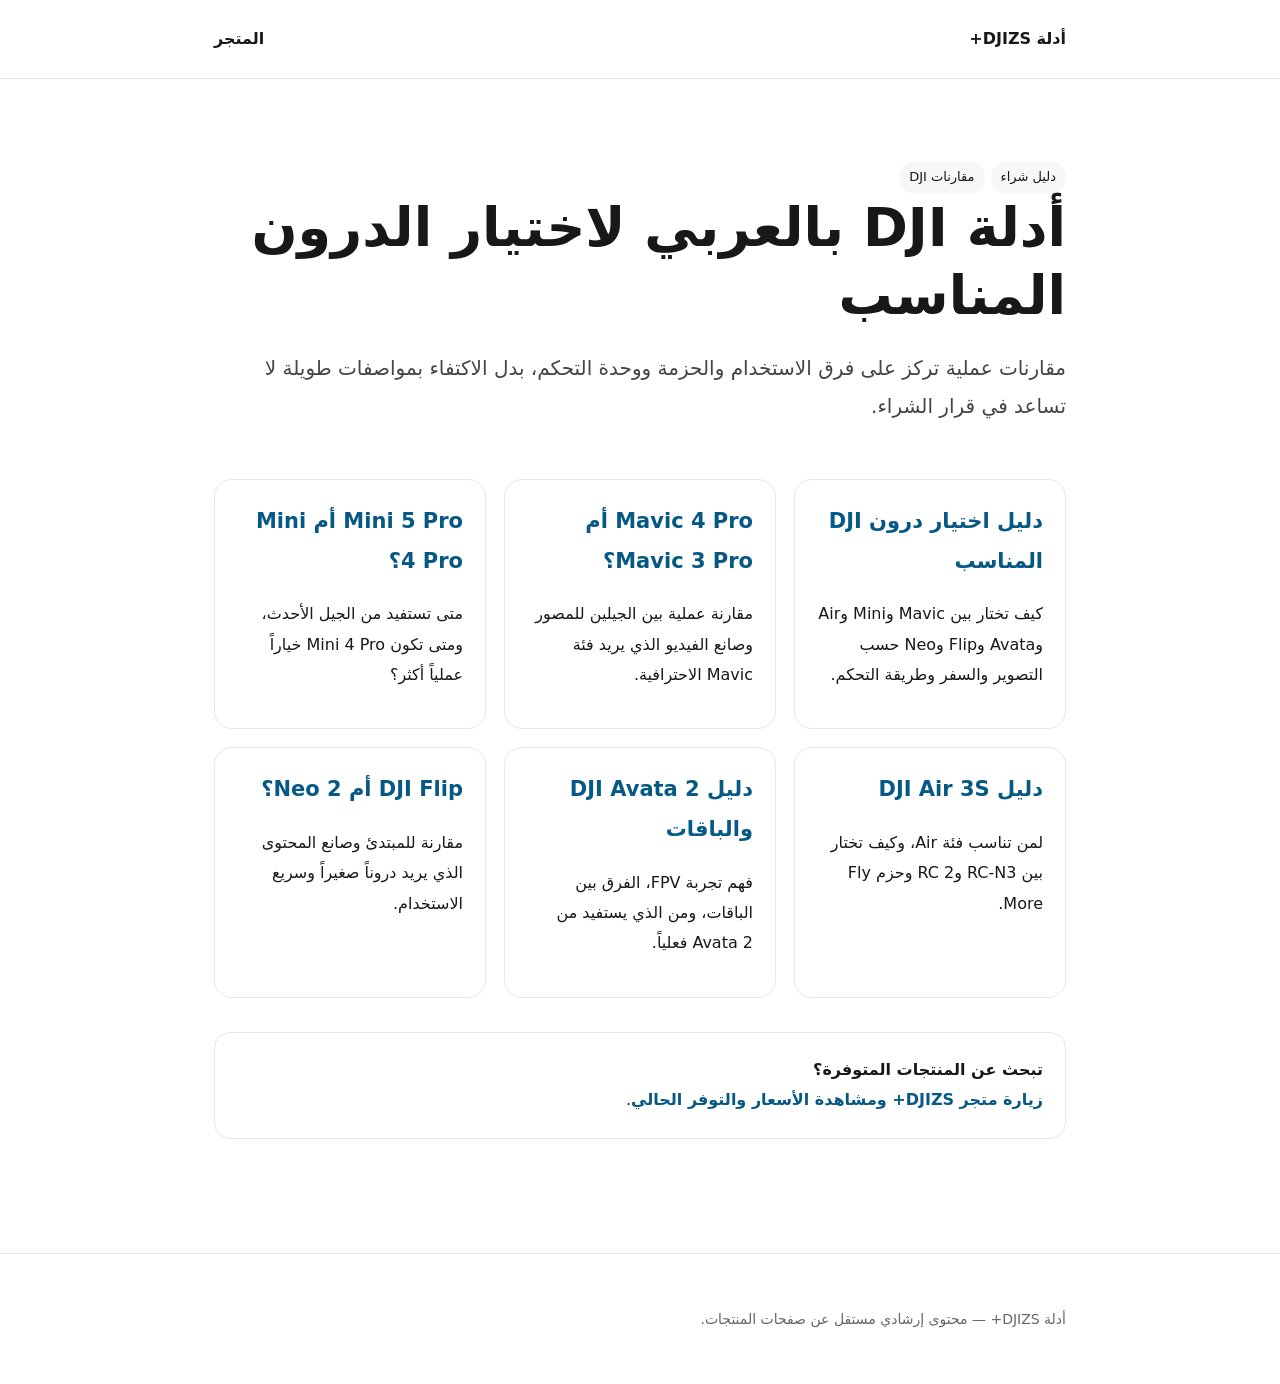
<file: index.html>
<!doctype html><html lang="ar" dir="rtl"><head><meta charset="utf-8"><meta name="viewport" content="width=device-width,initial-scale=1"><title>أدلة DJI بالعربي | DJIZS+</title><meta name="description" content="أدلة عربية عملية لاختيار ومقارنة درون DJI: Mavic وMini وAir وAvata وFlip وNeo، مع روابط مباشرة إلى متجر DJIZS+."><link rel="canonical" href="https://mesharishuky-netizen.github.io/djizss-guides/"><link rel="stylesheet" href="https://mesharishuky-netizen.github.io/djizss-guides/style.css"></head><body><header class="top"><div class="wrap brand"><a href="https://mesharishuky-netizen.github.io/djizss-guides/">أدلة DJIZS+</a><nav><a href="https://djizss.com/">المتجر</a></nav></div></header><main class="wrap"><section class="hero"><span class="tag">دليل شراء</span><span class="tag">مقارنات DJI</span><h1>أدلة DJI بالعربي لاختيار الدرون المناسب</h1><p class="lead">مقارنات عملية تركز على فرق الاستخدام والحزمة ووحدة التحكم، بدل الاكتفاء بمواصفات طويلة لا تساعد في قرار الشراء.</p></section><section class="grid">
<article class="card"><h2><a href="guides/dji-drone-buying-guide-saudi.html">دليل اختيار درون DJI المناسب</a></h2><p>كيف تختار بين Mavic وMini وAir وAvata وFlip وNeo حسب التصوير والسفر وطريقة التحكم.</p></article>
<article class="card"><h2><a href="guides/mavic-4-pro-vs-mavic-3-pro.html">Mavic 4 Pro أم Mavic 3 Pro؟</a></h2><p>مقارنة عملية بين الجيلين للمصور وصانع الفيديو الذي يريد فئة Mavic الاحترافية.</p></article>
<article class="card"><h2><a href="guides/mini-5-pro-vs-mini-4-pro.html">Mini 5 Pro أم Mini 4 Pro؟</a></h2><p>متى تستفيد من الجيل الأحدث، ومتى تكون Mini 4 Pro خياراً عملياً أكثر؟</p></article>
<article class="card"><h2><a href="guides/dji-air-3s-guide.html">دليل DJI Air 3S</a></h2><p>لمن تناسب فئة Air، وكيف تختار بين RC-N3 وRC 2 وحزم Fly More.</p></article>
<article class="card"><h2><a href="guides/dji-avata-2-guide.html">دليل DJI Avata 2 والباقات</a></h2><p>فهم تجربة FPV، الفرق بين الباقات، ومن الذي يستفيد من Avata 2 فعلياً.</p></article>
<article class="card"><h2><a href="guides/dji-flip-vs-neo-2.html">DJI Flip أم Neo 2؟</a></h2><p>مقارنة للمبتدئ وصانع المحتوى الذي يريد دروناً صغيراً وسريع الاستخدام.</p></article>
</section><section class="cta"><strong>تبحث عن المنتجات المتوفرة؟</strong><br><a href="https://djizss.com/">زيارة متجر DJIZS+ ومشاهدة الأسعار والتوفر الحالي</a>.</section></main><footer><div class="wrap">أدلة DJIZS+ — محتوى إرشادي مستقل عن صفحات المنتجات.</div></footer></body></html>
</file>
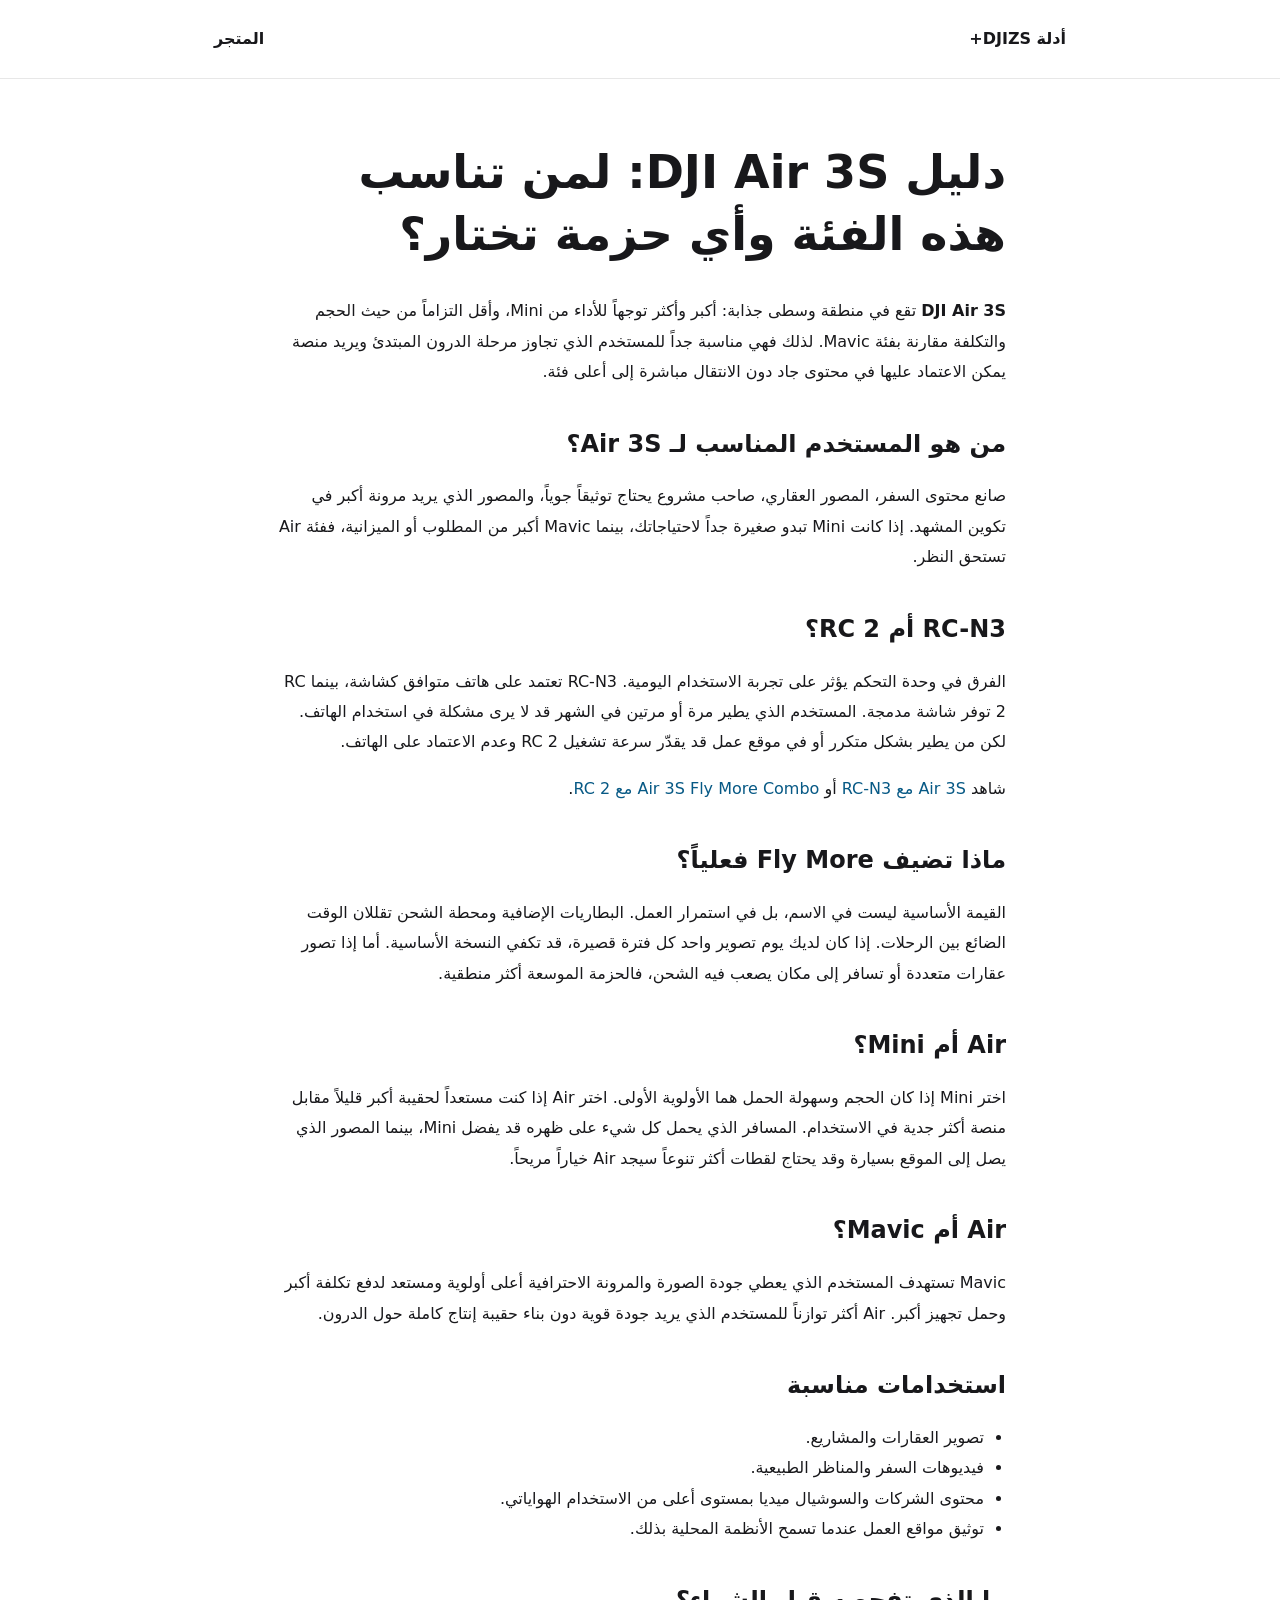
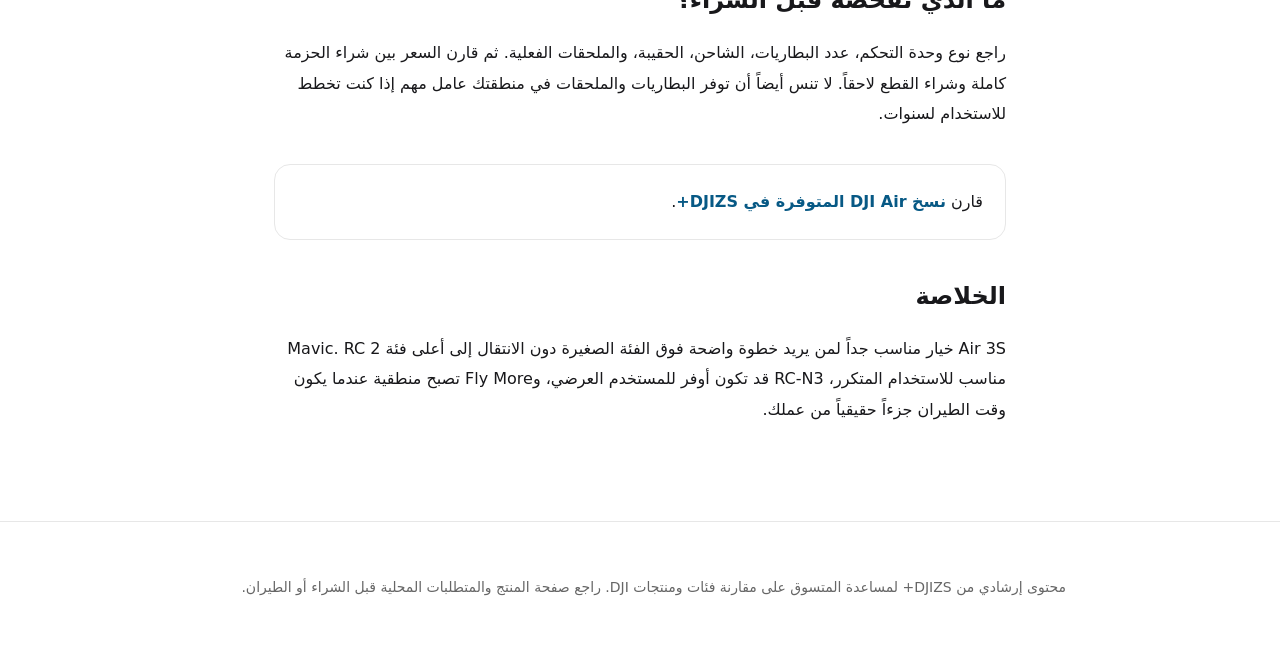
<file: guides/dji-air-3s-guide.html>
<!doctype html><html lang="ar" dir="rtl"><head><meta charset="utf-8"><meta name="viewport" content="width=device-width,initial-scale=1"><title>دليل DJI Air 3S: أي نسخة تناسبك؟ | DJIZS+</title><meta name="description" content="دليل عربي لاختيار DJI Air 3S وشرح الفرق بين RC-N3 وRC 2 وحزم Fly More، ولمن تناسب فئة Air مقارنة بـ Mini وMavic."><meta name="keywords" content="DJI Air 3S, Air 3S RC 2, Air 3S RC-N3, DJI Air السعودية"><link rel="canonical" href="https://mesharishuky-netizen.github.io/djizss-guides/guides/dji-air-3s-guide.html"><link rel="stylesheet" href="https://mesharishuky-netizen.github.io/djizss-guides/style.css"><meta property="og:type" content="article"><meta property="og:title" content="دليل DJI Air 3S: أي نسخة تناسبك؟ | DJIZS+"><meta property="og:description" content="دليل عربي لاختيار DJI Air 3S وشرح الفرق بين RC-N3 وRC 2 وحزم Fly More، ولمن تناسب فئة Air مقارنة بـ Mini وMavic."><meta property="og:url" content="https://mesharishuky-netizen.github.io/djizss-guides/guides/dji-air-3s-guide.html"><script type="application/ld+json">{"@context":"https://schema.org","@type":"Article","headline":"دليل DJI Air 3S: أي نسخة تناسبك؟ | DJIZS+","description":"دليل عربي لاختيار DJI Air 3S وشرح الفرق بين RC-N3 وRC 2 وحزم Fly More، ولمن تناسب فئة Air مقارنة بـ Mini وMavic.","inLanguage":"ar-SA","mainEntityOfPage":"https://mesharishuky-netizen.github.io/djizss-guides/guides/dji-air-3s-guide.html","author":{"@type":"Organization","name":"DJIZS+","url":"https://djizss.com"},"publisher":{"@type":"Organization","name":"DJIZS+","url":"https://djizss.com"}}</script></head><body><header class="top"><div class="wrap brand"><a href="https://mesharishuky-netizen.github.io/djizss-guides/">أدلة DJIZS+</a><nav><a href="https://djizss.com/">المتجر</a></nav></div></header><main class="wrap article"><h1>دليل DJI Air 3S: لمن تناسب هذه الفئة وأي حزمة تختار؟</h1>
<p><strong>DJI Air 3S</strong> تقع في منطقة وسطى جذابة: أكبر وأكثر توجهاً للأداء من Mini، وأقل التزاماً من حيث الحجم والتكلفة مقارنة بفئة Mavic. لذلك فهي مناسبة جداً للمستخدم الذي تجاوز مرحلة الدرون المبتدئ ويريد منصة يمكن الاعتماد عليها في محتوى جاد دون الانتقال مباشرة إلى أعلى فئة.</p>
<h2>من هو المستخدم المناسب لـ Air 3S؟</h2><p>صانع محتوى السفر، المصور العقاري، صاحب مشروع يحتاج توثيقاً جوياً، والمصور الذي يريد مرونة أكبر في تكوين المشهد. إذا كانت Mini تبدو صغيرة جداً لاحتياجاتك، بينما Mavic أكبر من المطلوب أو الميزانية، ففئة Air تستحق النظر.</p>
<h2>RC-N3 أم RC 2؟</h2><p>الفرق في وحدة التحكم يؤثر على تجربة الاستخدام اليومية. RC-N3 تعتمد على هاتف متوافق كشاشة، بينما RC 2 توفر شاشة مدمجة. المستخدم الذي يطير مرة أو مرتين في الشهر قد لا يرى مشكلة في استخدام الهاتف. لكن من يطير بشكل متكرر أو في موقع عمل قد يقدّر سرعة تشغيل RC 2 وعدم الاعتماد على الهاتف.</p>
<p>شاهد <a href="https://djizss.com/?post_type=product&p=82">Air 3S مع RC-N3</a> أو <a href="https://djizss.com/?post_type=product&p=136">Air 3S Fly More Combo مع RC 2</a>.</p>
<h2>ماذا تضيف Fly More فعلياً؟</h2><p>القيمة الأساسية ليست في الاسم، بل في استمرار العمل. البطاريات الإضافية ومحطة الشحن تقللان الوقت الضائع بين الرحلات. إذا كان لديك يوم تصوير واحد كل فترة قصيرة، قد تكفي النسخة الأساسية. أما إذا تصور عقارات متعددة أو تسافر إلى مكان يصعب فيه الشحن، فالحزمة الموسعة أكثر منطقية.</p>
<h2>Air أم Mini؟</h2><p>اختر Mini إذا كان الحجم وسهولة الحمل هما الأولوية الأولى. اختر Air إذا كنت مستعداً لحقيبة أكبر قليلاً مقابل منصة أكثر جدية في الاستخدام. المسافر الذي يحمل كل شيء على ظهره قد يفضل Mini، بينما المصور الذي يصل إلى الموقع بسيارة وقد يحتاج لقطات أكثر تنوعاً سيجد Air خياراً مريحاً.</p>
<h2>Air أم Mavic؟</h2><p>Mavic تستهدف المستخدم الذي يعطي جودة الصورة والمرونة الاحترافية أعلى أولوية ومستعد لدفع تكلفة أكبر وحمل تجهيز أكبر. Air أكثر توازناً للمستخدم الذي يريد جودة قوية دون بناء حقيبة إنتاج كاملة حول الدرون.</p>
<h2>استخدامات مناسبة</h2><ul><li>تصوير العقارات والمشاريع.</li><li>فيديوهات السفر والمناظر الطبيعية.</li><li>محتوى الشركات والسوشيال ميديا بمستوى أعلى من الاستخدام الهواياتي.</li><li>توثيق مواقع العمل عندما تسمح الأنظمة المحلية بذلك.</li></ul>
<h2>ما الذي تفحصه قبل الشراء؟</h2><p>راجع نوع وحدة التحكم، عدد البطاريات، الشاحن، الحقيبة، والملحقات الفعلية. ثم قارن السعر بين شراء الحزمة كاملة وشراء القطع لاحقاً. لا تنس أيضاً أن توفر البطاريات والملحقات في منطقتك عامل مهم إذا كنت تخطط للاستخدام لسنوات.</p>
<div class="cta">قارن <a href="https://djizss.com/product-category/dji-air/">نسخ DJI Air المتوفرة في DJIZS+</a>.</div>
<h2>الخلاصة</h2><p>Air 3S خيار مناسب جداً لمن يريد خطوة واضحة فوق الفئة الصغيرة دون الانتقال إلى أعلى فئة Mavic. RC 2 مناسب للاستخدام المتكرر، RC-N3 قد تكون أوفر للمستخدم العرضي، وFly More تصبح منطقية عندما يكون وقت الطيران جزءاً حقيقياً من عملك.</p></main><footer><div class="wrap">محتوى إرشادي من DJIZS+ لمساعدة المتسوق على مقارنة فئات ومنتجات DJI. راجع صفحة المنتج والمتطلبات المحلية قبل الشراء أو الطيران.</div></footer></body></html>
</file>
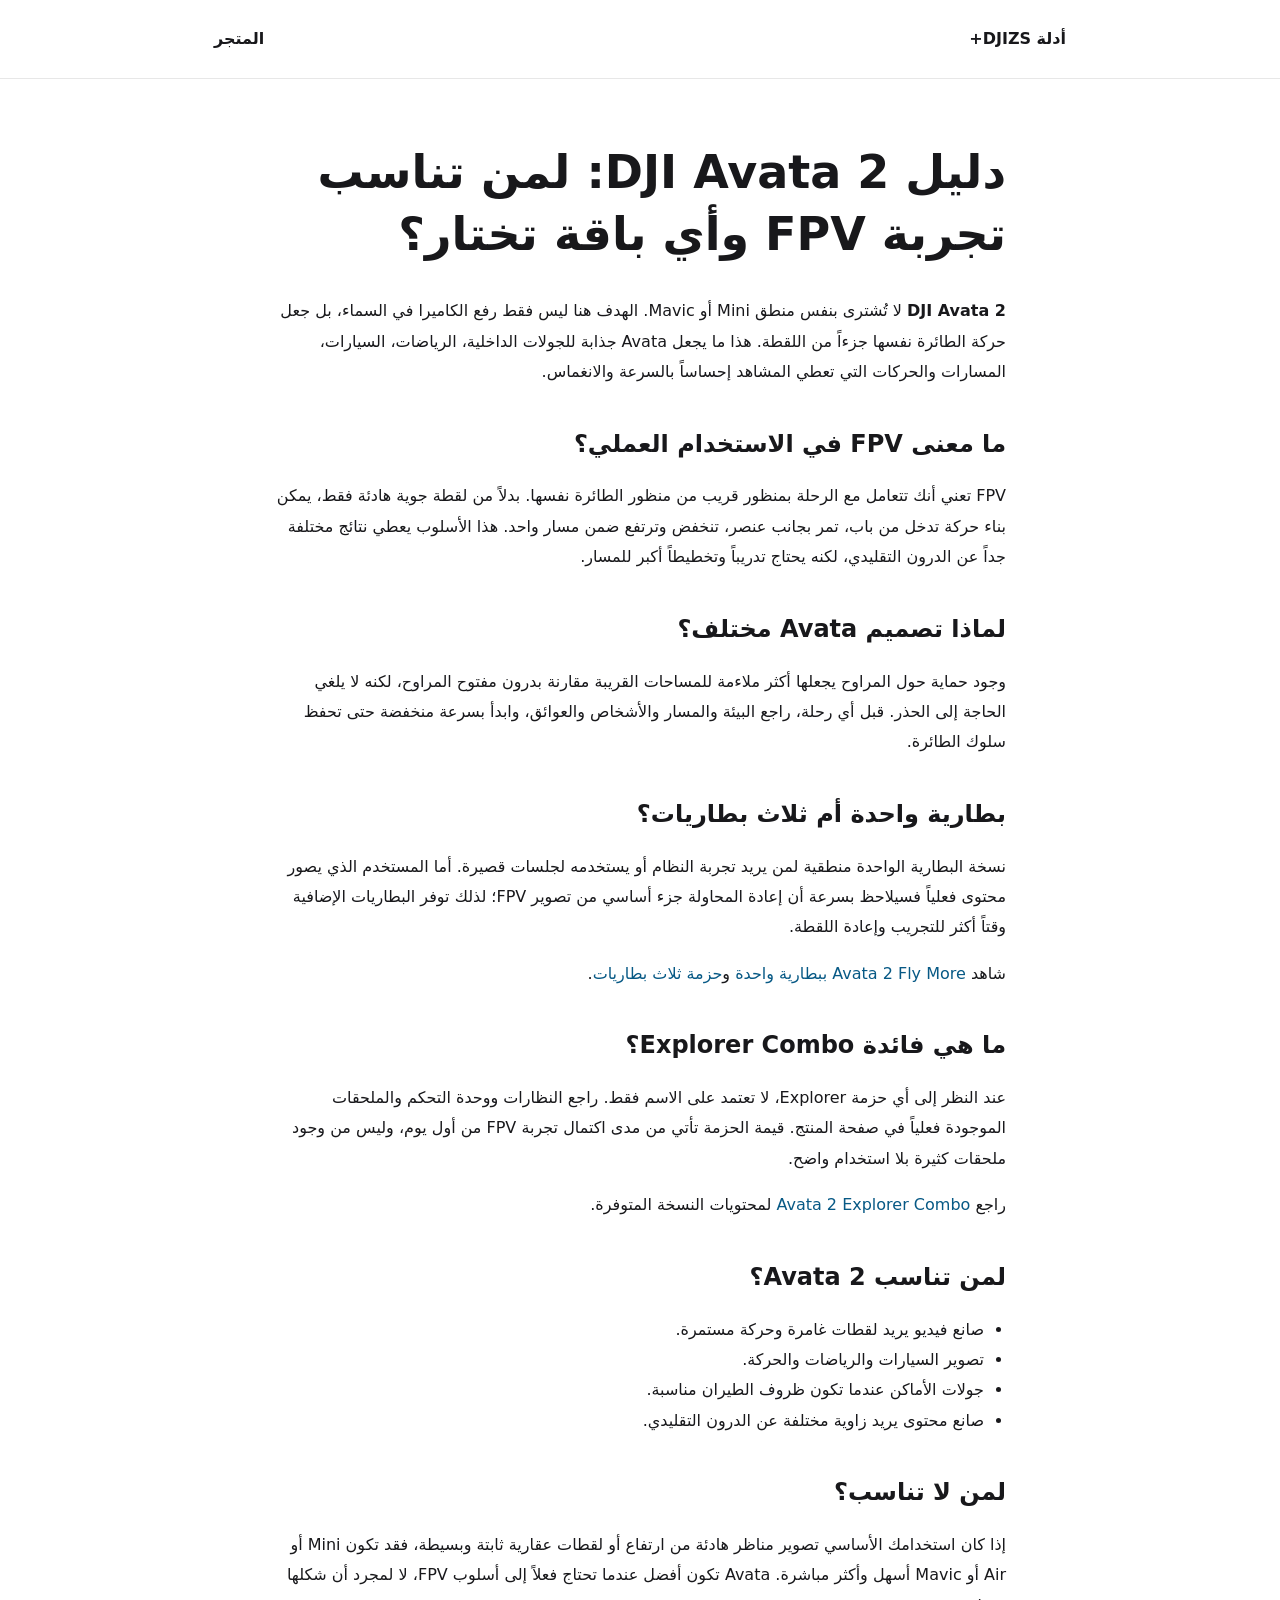
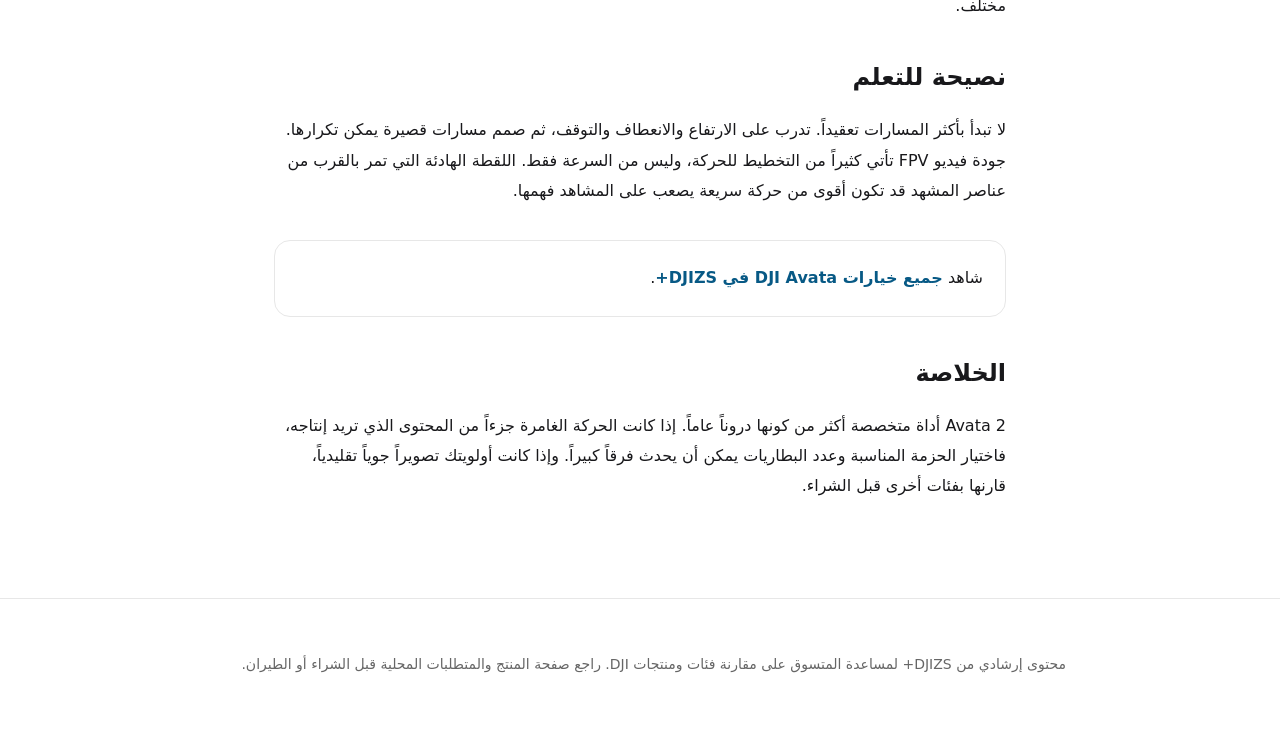
<file: guides/dji-avata-2-guide.html>
<!doctype html><html lang="ar" dir="rtl"><head><meta charset="utf-8"><meta name="viewport" content="width=device-width,initial-scale=1"><title>دليل DJI Avata 2: الباقات وتجربة FPV | DJIZS+</title><meta name="description" content="دليل عربي لفهم DJI Avata 2 وتجربة FPV، الفرق بين باقات البطارية الواحدة والثلاث بطاريات وExplorer Combo، ومن يناسبه هذا النوع من الدرون."><meta name="keywords" content="DJI Avata 2, Avata 2 Fly More Combo, Avata 2 Explorer Combo, درون FPV"><link rel="canonical" href="https://mesharishuky-netizen.github.io/djizss-guides/guides/dji-avata-2-guide.html"><link rel="stylesheet" href="https://mesharishuky-netizen.github.io/djizss-guides/style.css"><meta property="og:type" content="article"><meta property="og:title" content="دليل DJI Avata 2: الباقات وتجربة FPV | DJIZS+"><meta property="og:description" content="دليل عربي لفهم DJI Avata 2 وتجربة FPV، الفرق بين باقات البطارية الواحدة والثلاث بطاريات وExplorer Combo، ومن يناسبه هذا النوع من الدرون."><meta property="og:url" content="https://mesharishuky-netizen.github.io/djizss-guides/guides/dji-avata-2-guide.html"><script type="application/ld+json">{"@context":"https://schema.org","@type":"Article","headline":"دليل DJI Avata 2: الباقات وتجربة FPV | DJIZS+","description":"دليل عربي لفهم DJI Avata 2 وتجربة FPV، الفرق بين باقات البطارية الواحدة والثلاث بطاريات وExplorer Combo، ومن يناسبه هذا النوع من الدرون.","inLanguage":"ar-SA","mainEntityOfPage":"https://mesharishuky-netizen.github.io/djizss-guides/guides/dji-avata-2-guide.html","author":{"@type":"Organization","name":"DJIZS+","url":"https://djizss.com"},"publisher":{"@type":"Organization","name":"DJIZS+","url":"https://djizss.com"}}</script></head><body><header class="top"><div class="wrap brand"><a href="https://mesharishuky-netizen.github.io/djizss-guides/">أدلة DJIZS+</a><nav><a href="https://djizss.com/">المتجر</a></nav></div></header><main class="wrap article"><h1>دليل DJI Avata 2: لمن تناسب تجربة FPV وأي باقة تختار؟</h1>
<p><strong>DJI Avata 2</strong> لا تُشترى بنفس منطق Mini أو Mavic. الهدف هنا ليس فقط رفع الكاميرا في السماء، بل جعل حركة الطائرة نفسها جزءاً من اللقطة. هذا ما يجعل Avata جذابة للجولات الداخلية، الرياضات، السيارات، المسارات والحركات التي تعطي المشاهد إحساساً بالسرعة والانغماس.</p>
<h2>ما معنى FPV في الاستخدام العملي؟</h2><p>FPV تعني أنك تتعامل مع الرحلة بمنظور قريب من منظور الطائرة نفسها. بدلاً من لقطة جوية هادئة فقط، يمكن بناء حركة تدخل من باب، تمر بجانب عنصر، تنخفض وترتفع ضمن مسار واحد. هذا الأسلوب يعطي نتائج مختلفة جداً عن الدرون التقليدي، لكنه يحتاج تدريباً وتخطيطاً أكبر للمسار.</p>
<h2>لماذا تصميم Avata مختلف؟</h2><p>وجود حماية حول المراوح يجعلها أكثر ملاءمة للمساحات القريبة مقارنة بدرون مفتوح المراوح، لكنه لا يلغي الحاجة إلى الحذر. قبل أي رحلة، راجع البيئة والمسار والأشخاص والعوائق، وابدأ بسرعة منخفضة حتى تحفظ سلوك الطائرة.</p>
<h2>بطارية واحدة أم ثلاث بطاريات؟</h2><p>نسخة البطارية الواحدة منطقية لمن يريد تجربة النظام أو يستخدمه لجلسات قصيرة. أما المستخدم الذي يصور محتوى فعلياً فسيلاحظ بسرعة أن إعادة المحاولة جزء أساسي من تصوير FPV؛ لذلك توفر البطاريات الإضافية وقتاً أكثر للتجريب وإعادة اللقطة.</p>
<p>شاهد <a href="https://djizss.com/?post_type=product&p=68">Avata 2 Fly More ببطارية واحدة</a> و<a href="https://djizss.com/?post_type=product&p=109">حزمة ثلاث بطاريات</a>.</p>
<h2>ما هي فائدة Explorer Combo؟</h2><p>عند النظر إلى أي حزمة Explorer، لا تعتمد على الاسم فقط. راجع النظارات ووحدة التحكم والملحقات الموجودة فعلياً في صفحة المنتج. قيمة الحزمة تأتي من مدى اكتمال تجربة FPV من أول يوم، وليس من وجود ملحقات كثيرة بلا استخدام واضح.</p>
<p>راجع <a href="https://djizss.com/?post_type=product&p=139">Avata 2 Explorer Combo</a> لمحتويات النسخة المتوفرة.</p>
<h2>لمن تناسب Avata 2؟</h2><ul><li>صانع فيديو يريد لقطات غامرة وحركة مستمرة.</li><li>تصوير السيارات والرياضات والحركة.</li><li>جولات الأماكن عندما تكون ظروف الطيران مناسبة.</li><li>صانع محتوى يريد زاوية مختلفة عن الدرون التقليدي.</li></ul>
<h2>لمن لا تناسب؟</h2><p>إذا كان استخدامك الأساسي تصوير مناظر هادئة من ارتفاع أو لقطات عقارية ثابتة وبسيطة، فقد تكون Mini أو Air أو Mavic أسهل وأكثر مباشرة. Avata تكون أفضل عندما تحتاج فعلاً إلى أسلوب FPV، لا لمجرد أن شكلها مختلف.</p>
<h2>نصيحة للتعلم</h2><p>لا تبدأ بأكثر المسارات تعقيداً. تدرب على الارتفاع والانعطاف والتوقف، ثم صمم مسارات قصيرة يمكن تكرارها. جودة فيديو FPV تأتي كثيراً من التخطيط للحركة، وليس من السرعة فقط. اللقطة الهادئة التي تمر بالقرب من عناصر المشهد قد تكون أقوى من حركة سريعة يصعب على المشاهد فهمها.</p>
<div class="cta">شاهد <a href="https://djizss.com/product-category/dji-avata/">جميع خيارات DJI Avata في DJIZS+</a>.</div>
<h2>الخلاصة</h2><p>Avata 2 أداة متخصصة أكثر من كونها دروناً عاماً. إذا كانت الحركة الغامرة جزءاً من المحتوى الذي تريد إنتاجه، فاختيار الحزمة المناسبة وعدد البطاريات يمكن أن يحدث فرقاً كبيراً. وإذا كانت أولويتك تصويراً جوياً تقليدياً، قارنها بفئات أخرى قبل الشراء.</p></main><footer><div class="wrap">محتوى إرشادي من DJIZS+ لمساعدة المتسوق على مقارنة فئات ومنتجات DJI. راجع صفحة المنتج والمتطلبات المحلية قبل الشراء أو الطيران.</div></footer></body></html>
</file>
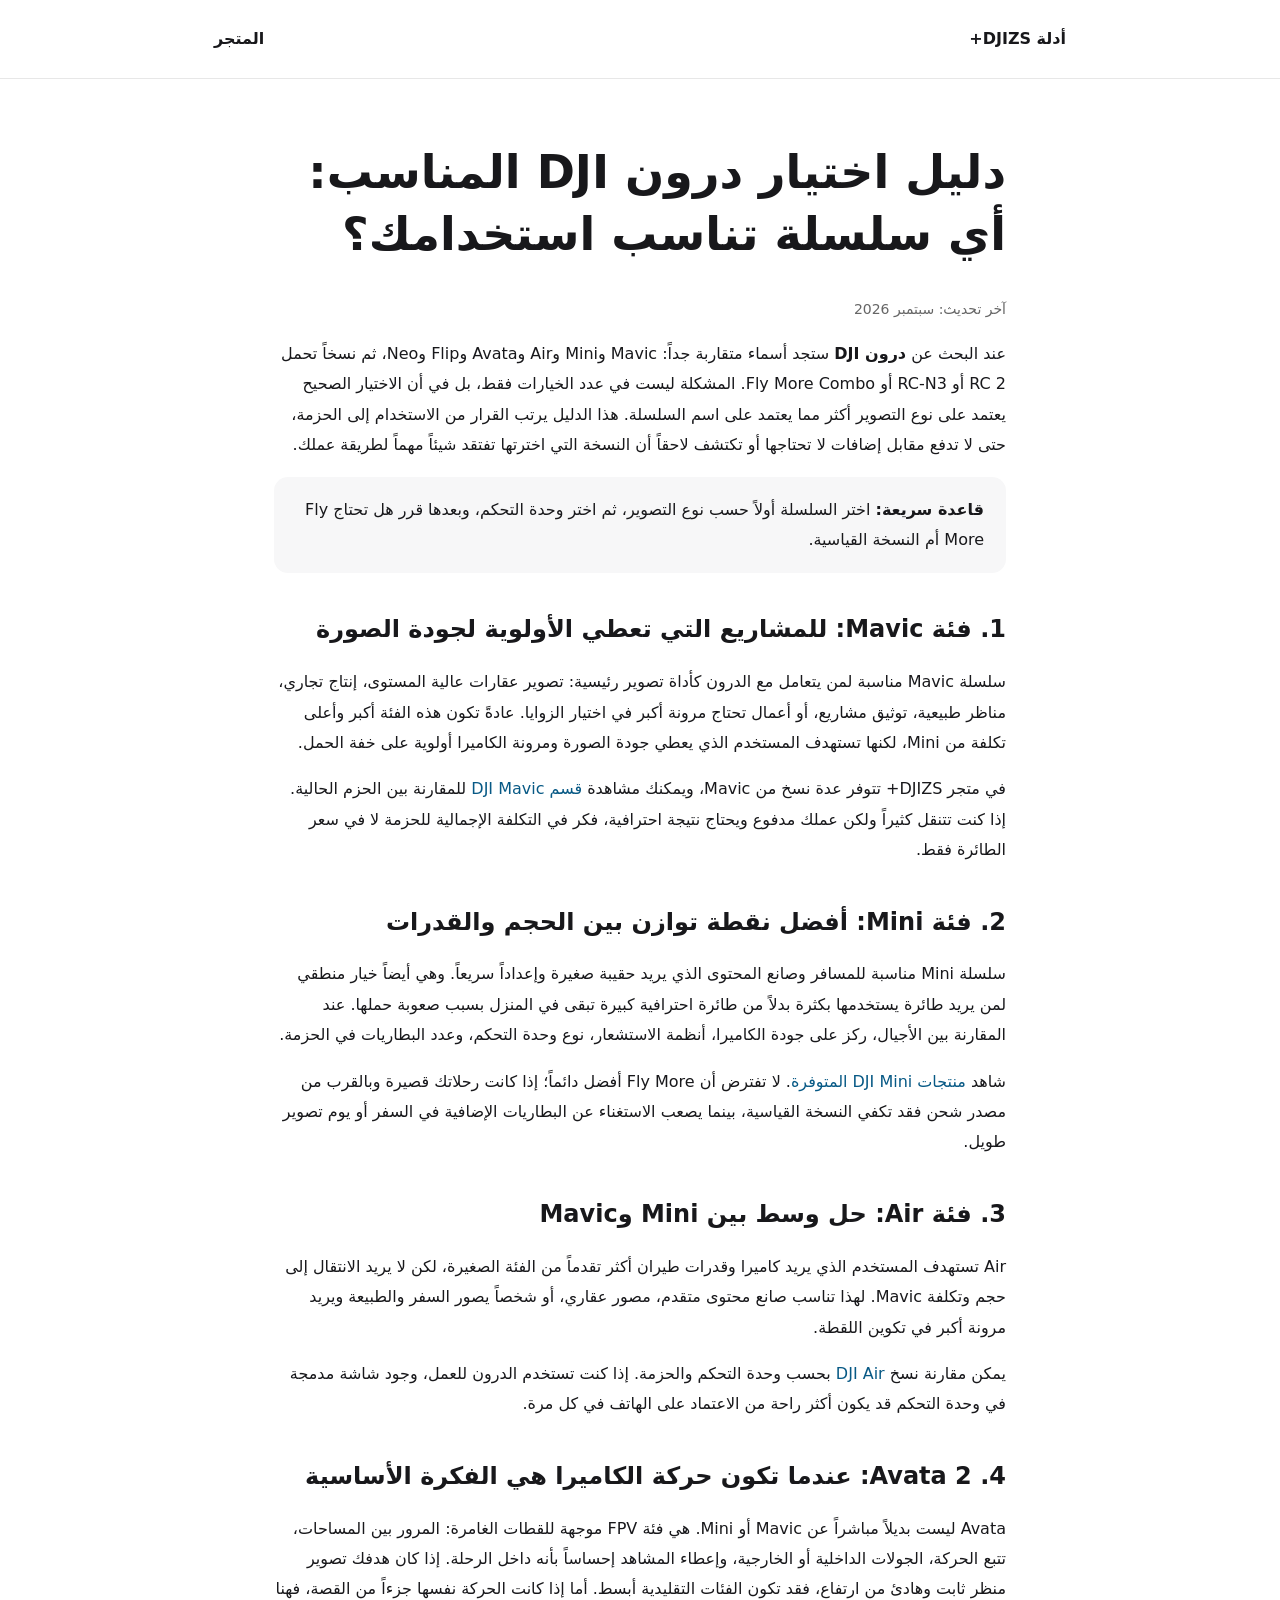
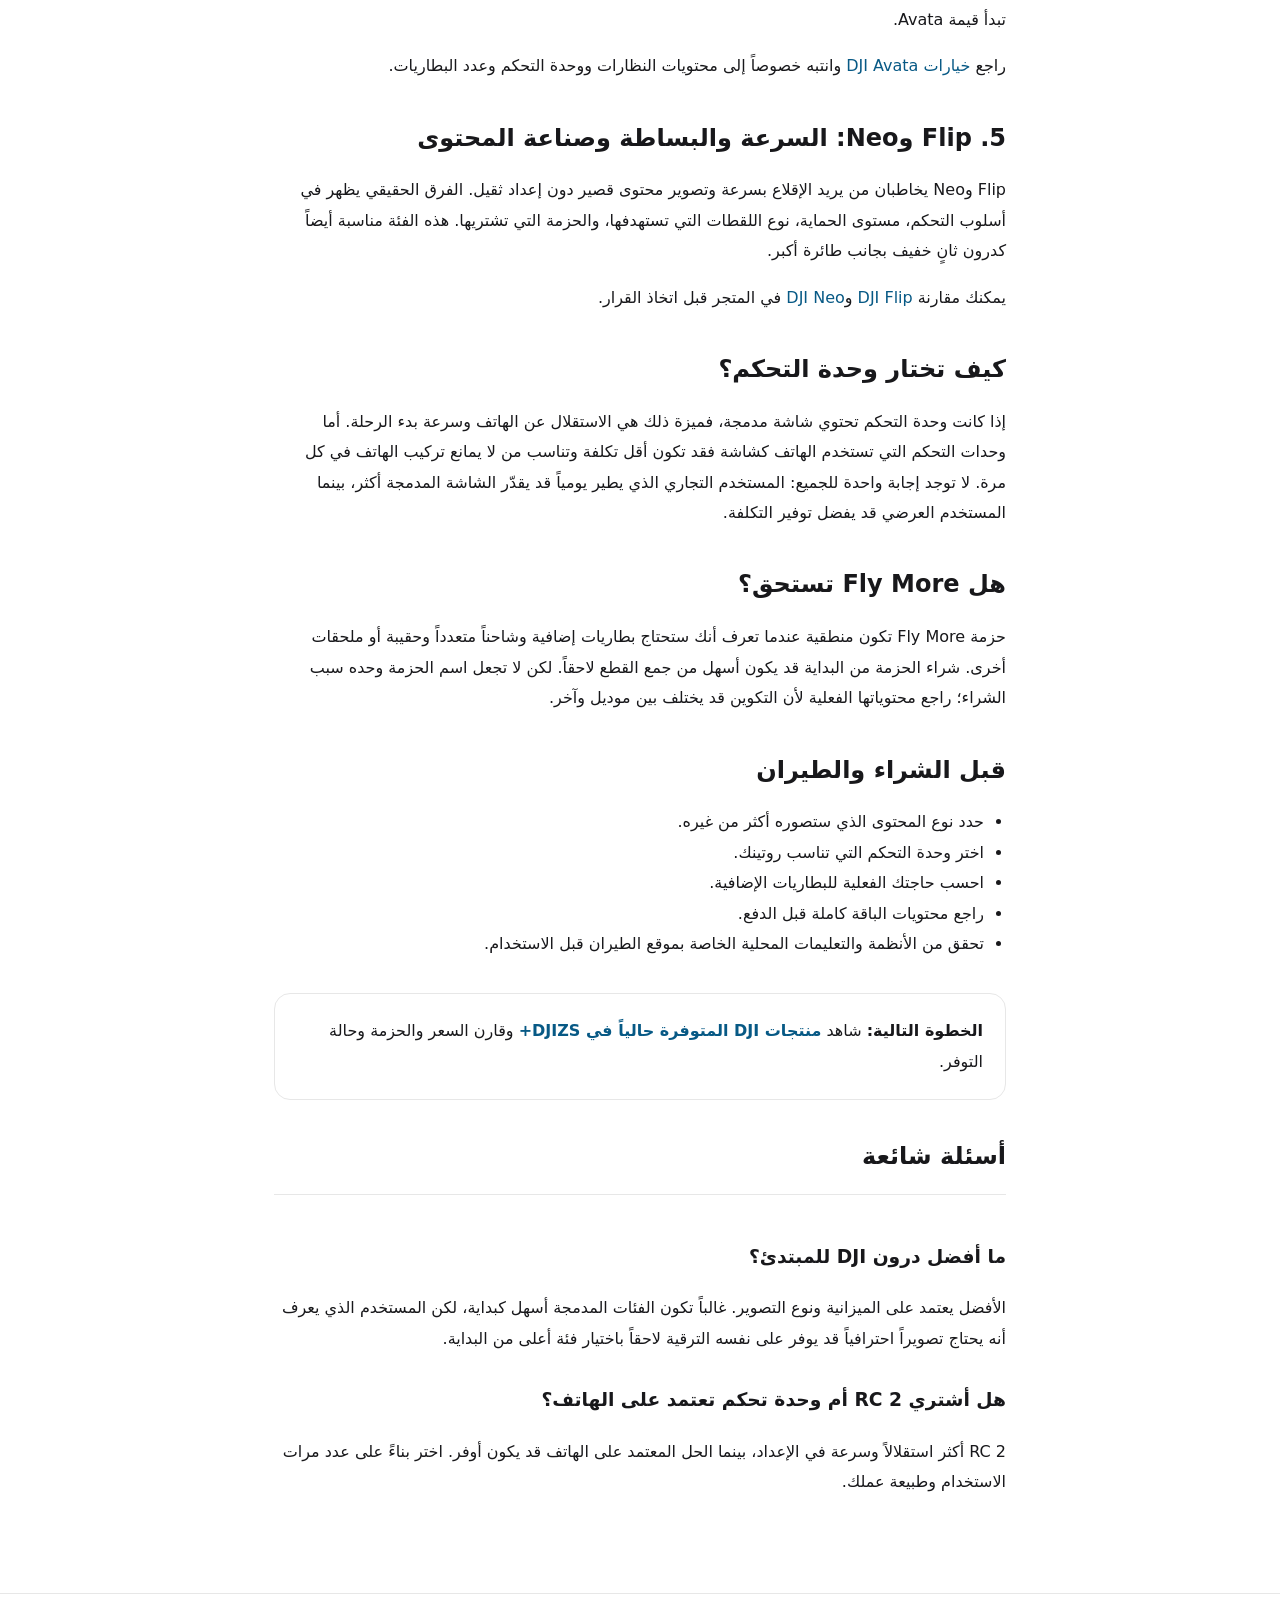
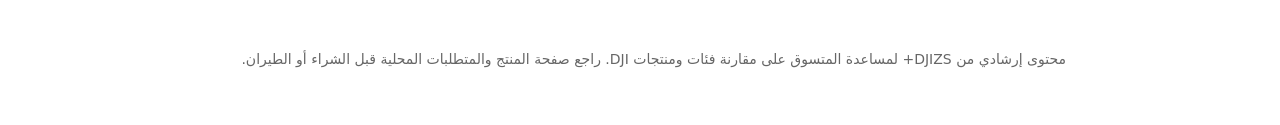
<file: guides/dji-drone-buying-guide-saudi.html>
<!doctype html><html lang="ar" dir="rtl"><head><meta charset="utf-8"><meta name="viewport" content="width=device-width,initial-scale=1"><title>دليل اختيار درون DJI المناسب في السعودية | DJIZS+</title><meta name="description" content="دليل عربي لاختيار درون DJI حسب الاستخدام: Mavic وMini وAir وAvata وFlip وNeo، مع شرح الفرق بين النسخة القياسية وFly More ووحدات التحكم."><meta name="keywords" content="درون DJI, شراء درون DJI, DJI السعودية, Mavic, Mini, Air 3S, Avata 2, DJI Flip, DJI Neo 2"><link rel="canonical" href="https://mesharishuky-netizen.github.io/djizss-guides/guides/dji-drone-buying-guide-saudi.html"><link rel="stylesheet" href="https://mesharishuky-netizen.github.io/djizss-guides/style.css"><meta property="og:type" content="article"><meta property="og:title" content="دليل اختيار درون DJI المناسب في السعودية | DJIZS+"><meta property="og:description" content="دليل عربي لاختيار درون DJI حسب الاستخدام: Mavic وMini وAir وAvata وFlip وNeo، مع شرح الفرق بين النسخة القياسية وFly More ووحدات التحكم."><meta property="og:url" content="https://mesharishuky-netizen.github.io/djizss-guides/guides/dji-drone-buying-guide-saudi.html"><script type="application/ld+json">{"@context":"https://schema.org","@type":"Article","headline":"دليل اختيار درون DJI المناسب في السعودية | DJIZS+","description":"دليل عربي لاختيار درون DJI حسب الاستخدام: Mavic وMini وAir وAvata وFlip وNeo، مع شرح الفرق بين النسخة القياسية وFly More ووحدات التحكم.","inLanguage":"ar-SA","mainEntityOfPage":"https://mesharishuky-netizen.github.io/djizss-guides/guides/dji-drone-buying-guide-saudi.html","author":{"@type":"Organization","name":"DJIZS+","url":"https://djizss.com"},"publisher":{"@type":"Organization","name":"DJIZS+","url":"https://djizss.com"}}</script></head><body><header class="top"><div class="wrap brand"><a href="https://mesharishuky-netizen.github.io/djizss-guides/">أدلة DJIZS+</a><nav><a href="https://djizss.com/">المتجر</a></nav></div></header><main class="wrap article"><h1>دليل اختيار درون DJI المناسب: أي سلسلة تناسب استخدامك؟</h1><p class="meta">آخر تحديث: سبتمبر 2026</p>
<p>عند البحث عن <strong>درون DJI</strong> ستجد أسماء متقاربة جداً: Mavic وMini وAir وAvata وFlip وNeo، ثم نسخاً تحمل RC 2 أو RC-N3 أو Fly More Combo. المشكلة ليست في عدد الخيارات فقط، بل في أن الاختيار الصحيح يعتمد على نوع التصوير أكثر مما يعتمد على اسم السلسلة. هذا الدليل يرتب القرار من الاستخدام إلى الحزمة، حتى لا تدفع مقابل إضافات لا تحتاجها أو تكتشف لاحقاً أن النسخة التي اخترتها تفتقد شيئاً مهماً لطريقة عملك.</p>
<div class="toc"><strong>قاعدة سريعة:</strong> اختر السلسلة أولاً حسب نوع التصوير، ثم اختر وحدة التحكم، وبعدها قرر هل تحتاج Fly More أم النسخة القياسية.</div>
<h2>1. فئة Mavic: للمشاريع التي تعطي الأولوية لجودة الصورة</h2>
<p>سلسلة Mavic مناسبة لمن يتعامل مع الدرون كأداة تصوير رئيسية: تصوير عقارات عالية المستوى، إنتاج تجاري، مناظر طبيعية، توثيق مشاريع، أو أعمال تحتاج مرونة أكبر في اختيار الزوايا. عادةً تكون هذه الفئة أكبر وأعلى تكلفة من Mini، لكنها تستهدف المستخدم الذي يعطي جودة الصورة ومرونة الكاميرا أولوية على خفة الحمل.</p>
<p>في متجر DJIZS+ تتوفر عدة نسخ من Mavic، ويمكنك مشاهدة <a href="https://djizss.com/product-category/dji-mavic/">قسم DJI Mavic</a> للمقارنة بين الحزم الحالية. إذا كنت تتنقل كثيراً ولكن عملك مدفوع ويحتاج نتيجة احترافية، فكر في التكلفة الإجمالية للحزمة لا في سعر الطائرة فقط.</p>
<h2>2. فئة Mini: أفضل نقطة توازن بين الحجم والقدرات</h2>
<p>سلسلة Mini مناسبة للمسافر وصانع المحتوى الذي يريد حقيبة صغيرة وإعداداً سريعاً. وهي أيضاً خيار منطقي لمن يريد طائرة يستخدمها بكثرة بدلاً من طائرة احترافية كبيرة تبقى في المنزل بسبب صعوبة حملها. عند المقارنة بين الأجيال، ركز على جودة الكاميرا، أنظمة الاستشعار، نوع وحدة التحكم، وعدد البطاريات في الحزمة.</p>
<p>شاهد <a href="https://djizss.com/product-category/dji-mini/">منتجات DJI Mini المتوفرة</a>. لا تفترض أن Fly More أفضل دائماً؛ إذا كانت رحلاتك قصيرة وبالقرب من مصدر شحن فقد تكفي النسخة القياسية، بينما يصعب الاستغناء عن البطاريات الإضافية في السفر أو يوم تصوير طويل.</p>
<h2>3. فئة Air: حل وسط بين Mini وMavic</h2>
<p>Air تستهدف المستخدم الذي يريد كاميرا وقدرات طيران أكثر تقدماً من الفئة الصغيرة، لكن لا يريد الانتقال إلى حجم وتكلفة Mavic. لهذا تناسب صانع محتوى متقدم، مصور عقاري، أو شخصاً يصور السفر والطبيعة ويريد مرونة أكبر في تكوين اللقطة.</p>
<p>يمكن مقارنة نسخ <a href="https://djizss.com/product-category/dji-air/">DJI Air</a> بحسب وحدة التحكم والحزمة. إذا كنت تستخدم الدرون للعمل، وجود شاشة مدمجة في وحدة التحكم قد يكون أكثر راحة من الاعتماد على الهاتف في كل مرة.</p>
<h2>4. Avata 2: عندما تكون حركة الكاميرا هي الفكرة الأساسية</h2>
<p>Avata ليست بديلاً مباشراً عن Mavic أو Mini. هي فئة FPV موجهة للقطات الغامرة: المرور بين المساحات، تتبع الحركة، الجولات الداخلية أو الخارجية، وإعطاء المشاهد إحساساً بأنه داخل الرحلة. إذا كان هدفك تصوير منظر ثابت وهادئ من ارتفاع، فقد تكون الفئات التقليدية أبسط. أما إذا كانت الحركة نفسها جزءاً من القصة، فهنا تبدأ قيمة Avata.</p>
<p>راجع <a href="https://djizss.com/product-category/dji-avata/">خيارات DJI Avata</a> وانتبه خصوصاً إلى محتويات النظارات ووحدة التحكم وعدد البطاريات.</p>
<h2>5. Flip وNeo: السرعة والبساطة وصناعة المحتوى</h2>
<p>Flip وNeo يخاطبان من يريد الإقلاع بسرعة وتصوير محتوى قصير دون إعداد ثقيل. الفرق الحقيقي يظهر في أسلوب التحكم، مستوى الحماية، نوع اللقطات التي تستهدفها، والحزمة التي تشتريها. هذه الفئة مناسبة أيضاً كدرون ثانٍ خفيف بجانب طائرة أكبر.</p>
<p>يمكنك مقارنة <a href="https://djizss.com/product-category/dji-flip/">DJI Flip</a> و<a href="https://djizss.com/product-category/dji-neo/">DJI Neo</a> في المتجر قبل اتخاذ القرار.</p>
<h2>كيف تختار وحدة التحكم؟</h2>
<p>إذا كانت وحدة التحكم تحتوي شاشة مدمجة، فميزة ذلك هي الاستقلال عن الهاتف وسرعة بدء الرحلة. أما وحدات التحكم التي تستخدم الهاتف كشاشة فقد تكون أقل تكلفة وتناسب من لا يمانع تركيب الهاتف في كل مرة. لا توجد إجابة واحدة للجميع: المستخدم التجاري الذي يطير يومياً قد يقدّر الشاشة المدمجة أكثر، بينما المستخدم العرضي قد يفضل توفير التكلفة.</p>
<h2>هل Fly More تستحق؟</h2>
<p>حزمة Fly More تكون منطقية عندما تعرف أنك ستحتاج بطاريات إضافية وشاحناً متعدداً وحقيبة أو ملحقات أخرى. شراء الحزمة من البداية قد يكون أسهل من جمع القطع لاحقاً. لكن لا تجعل اسم الحزمة وحده سبب الشراء؛ راجع محتوياتها الفعلية لأن التكوين قد يختلف بين موديل وآخر.</p>
<h2>قبل الشراء والطيران</h2>
<ul><li>حدد نوع المحتوى الذي ستصوره أكثر من غيره.</li><li>اختر وحدة التحكم التي تناسب روتينك.</li><li>احسب حاجتك الفعلية للبطاريات الإضافية.</li><li>راجع محتويات الباقة كاملة قبل الدفع.</li><li>تحقق من الأنظمة والتعليمات المحلية الخاصة بموقع الطيران قبل الاستخدام.</li></ul>
<div class="cta"><strong>الخطوة التالية:</strong> شاهد <a href="https://djizss.com/">منتجات DJI المتوفرة حالياً في DJIZS+</a> وقارن السعر والحزمة وحالة التوفر.</div>
<h2>أسئلة شائعة</h2><div class="faq"><h3>ما أفضل درون DJI للمبتدئ؟</h3><p>الأفضل يعتمد على الميزانية ونوع التصوير. غالباً تكون الفئات المدمجة أسهل كبداية، لكن المستخدم الذي يعرف أنه يحتاج تصويراً احترافياً قد يوفر على نفسه الترقية لاحقاً باختيار فئة أعلى من البداية.</p><h3>هل أشتري RC 2 أم وحدة تحكم تعتمد على الهاتف؟</h3><p>RC 2 أكثر استقلالاً وسرعة في الإعداد، بينما الحل المعتمد على الهاتف قد يكون أوفر. اختر بناءً على عدد مرات الاستخدام وطبيعة عملك.</p></div></main><footer><div class="wrap">محتوى إرشادي من DJIZS+ لمساعدة المتسوق على مقارنة فئات ومنتجات DJI. راجع صفحة المنتج والمتطلبات المحلية قبل الشراء أو الطيران.</div></footer></body></html>
</file>
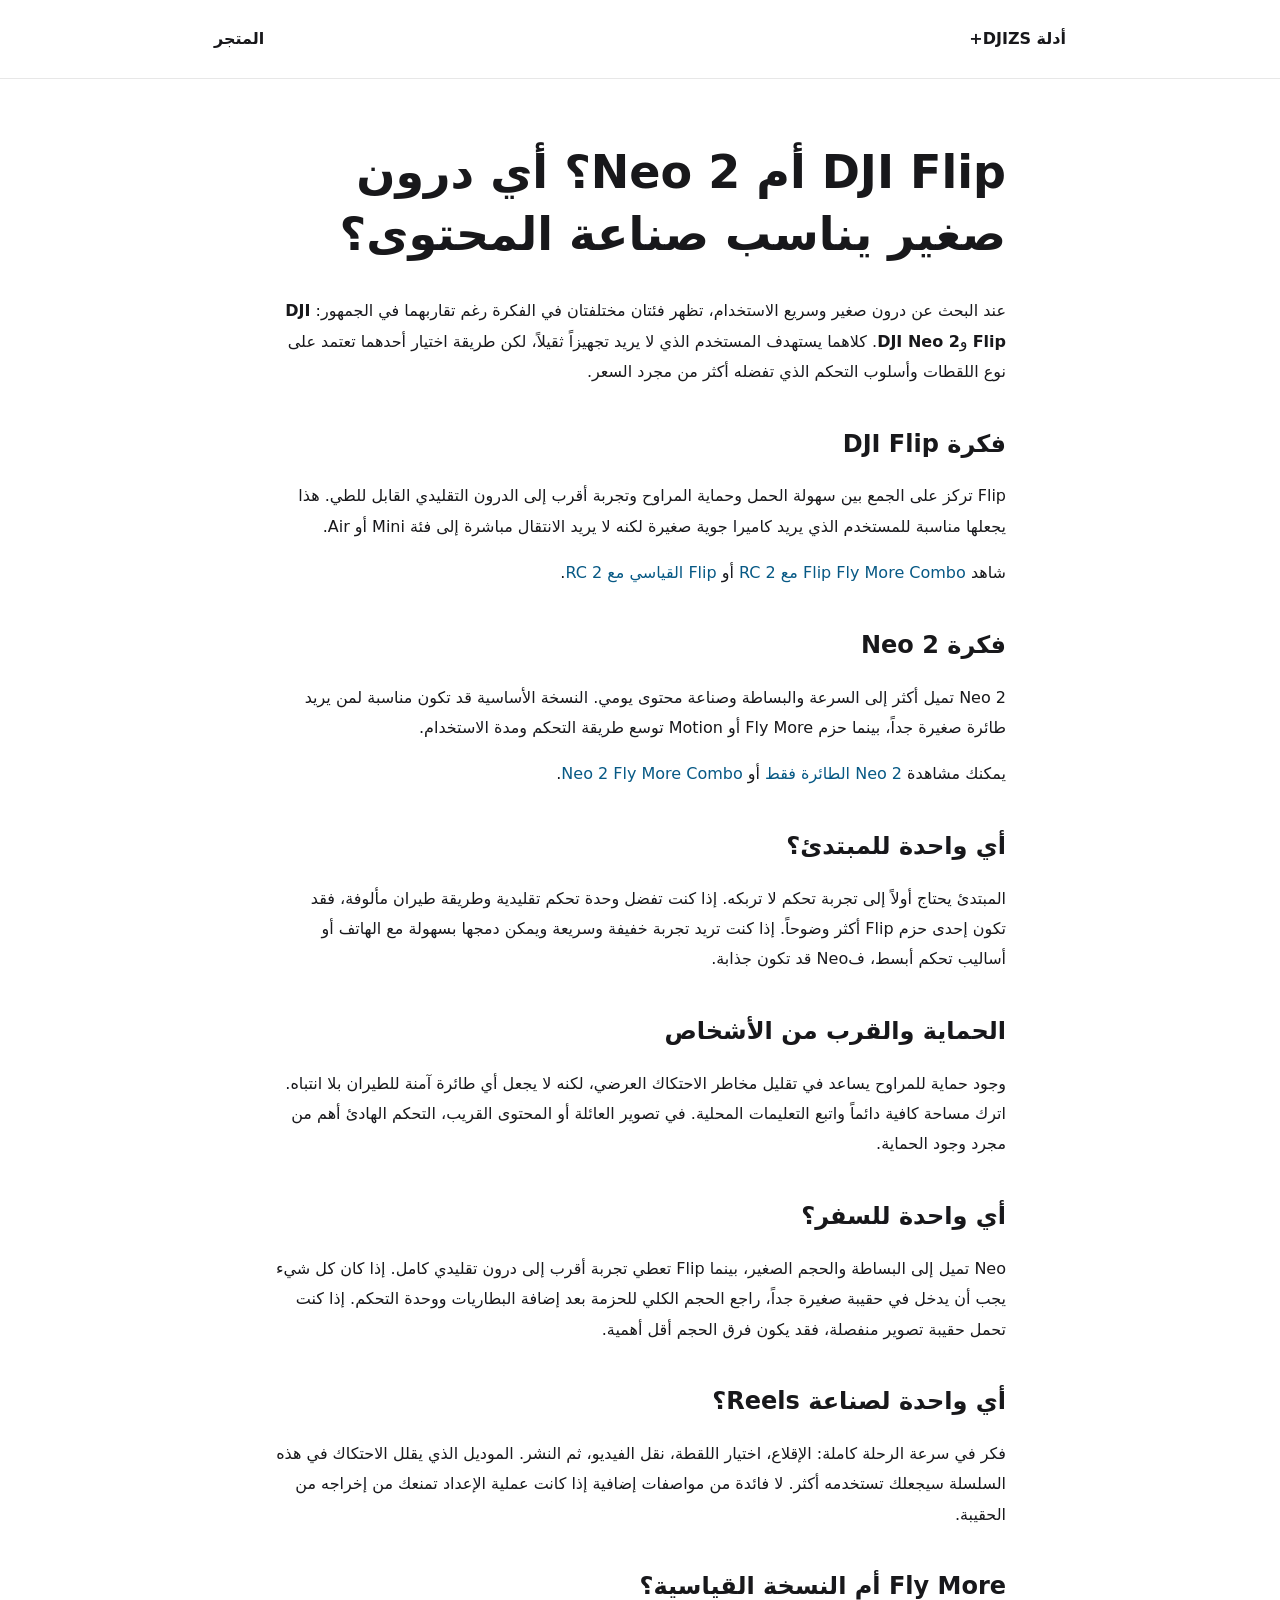
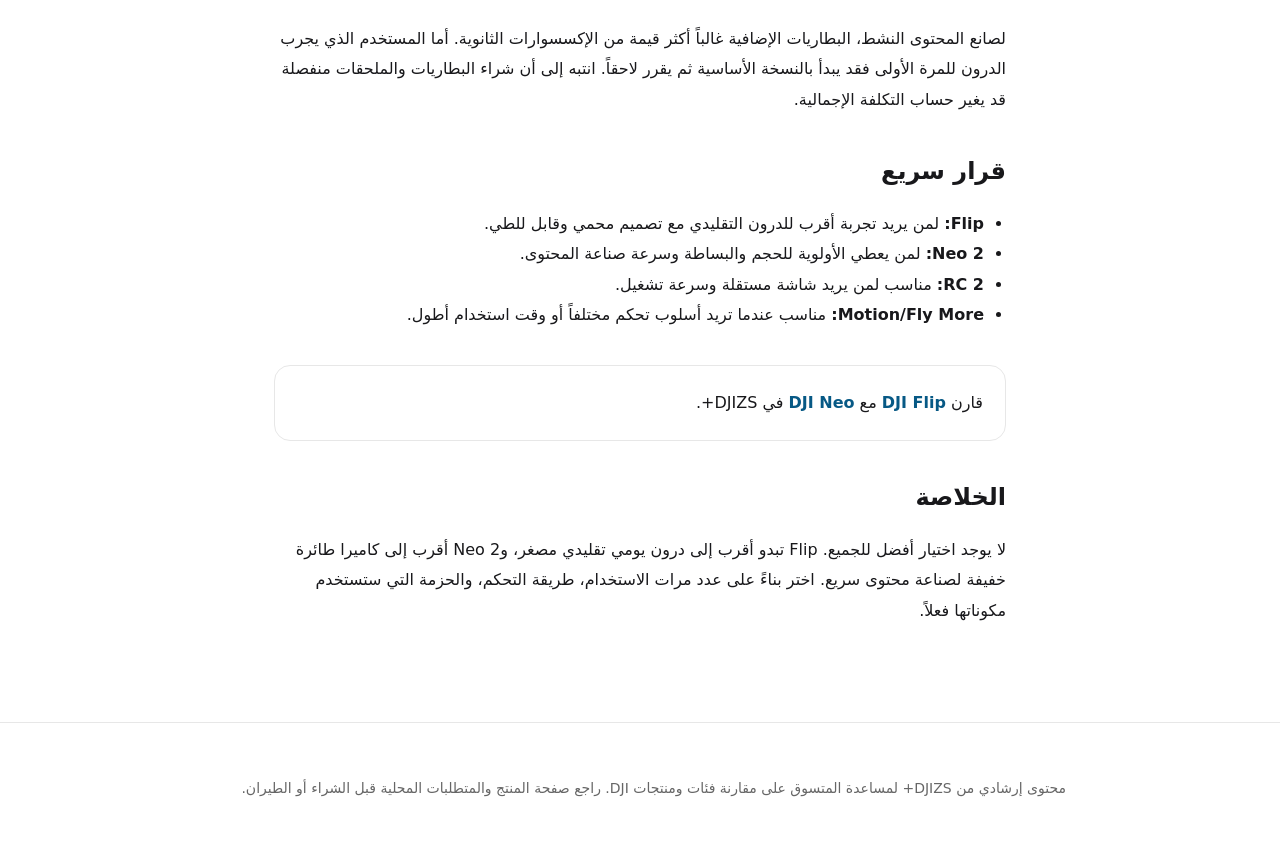
<file: guides/dji-flip-vs-neo-2.html>
<!doctype html><html lang="ar" dir="rtl"><head><meta charset="utf-8"><meta name="viewport" content="width=device-width,initial-scale=1"><title>DJI Flip أم Neo 2؟ مقارنة للمبتدئ وصانع المحتوى | DJIZS+</title><meta name="description" content="مقارنة عملية بين DJI Flip وDJI Neo 2 للمبتدئ وصانع المحتوى: سهولة الاستخدام، الحماية، الحزم، ووحدة التحكم."><meta name="keywords" content="DJI Flip, DJI Neo 2, مقارنة DJI Flip Neo 2, درون للمبتدئين"><link rel="canonical" href="https://mesharishuky-netizen.github.io/djizss-guides/guides/dji-flip-vs-neo-2.html"><link rel="stylesheet" href="https://mesharishuky-netizen.github.io/djizss-guides/style.css"><meta property="og:type" content="article"><meta property="og:title" content="DJI Flip أم Neo 2؟ مقارنة للمبتدئ وصانع المحتوى | DJIZS+"><meta property="og:description" content="مقارنة عملية بين DJI Flip وDJI Neo 2 للمبتدئ وصانع المحتوى: سهولة الاستخدام، الحماية، الحزم، ووحدة التحكم."><meta property="og:url" content="https://mesharishuky-netizen.github.io/djizss-guides/guides/dji-flip-vs-neo-2.html"><script type="application/ld+json">{"@context":"https://schema.org","@type":"Article","headline":"DJI Flip أم Neo 2؟ مقارنة للمبتدئ وصانع المحتوى | DJIZS+","description":"مقارنة عملية بين DJI Flip وDJI Neo 2 للمبتدئ وصانع المحتوى: سهولة الاستخدام، الحماية، الحزم، ووحدة التحكم.","inLanguage":"ar-SA","mainEntityOfPage":"https://mesharishuky-netizen.github.io/djizss-guides/guides/dji-flip-vs-neo-2.html","author":{"@type":"Organization","name":"DJIZS+","url":"https://djizss.com"},"publisher":{"@type":"Organization","name":"DJIZS+","url":"https://djizss.com"}}</script></head><body><header class="top"><div class="wrap brand"><a href="https://mesharishuky-netizen.github.io/djizss-guides/">أدلة DJIZS+</a><nav><a href="https://djizss.com/">المتجر</a></nav></div></header><main class="wrap article"><h1>DJI Flip أم Neo 2؟ أي درون صغير يناسب صناعة المحتوى؟</h1>
<p>عند البحث عن درون صغير وسريع الاستخدام، تظهر فئتان مختلفتان في الفكرة رغم تقاربهما في الجمهور: <strong>DJI Flip</strong> و<strong>DJI Neo 2</strong>. كلاهما يستهدف المستخدم الذي لا يريد تجهيزاً ثقيلاً، لكن طريقة اختيار أحدهما تعتمد على نوع اللقطات وأسلوب التحكم الذي تفضله أكثر من مجرد السعر.</p>
<h2>فكرة DJI Flip</h2><p>Flip تركز على الجمع بين سهولة الحمل وحماية المراوح وتجربة أقرب إلى الدرون التقليدي القابل للطي. هذا يجعلها مناسبة للمستخدم الذي يريد كاميرا جوية صغيرة لكنه لا يريد الانتقال مباشرة إلى فئة Mini أو Air.</p>
<p>شاهد <a href="https://djizss.com/?post_type=product&p=39">Flip Fly More Combo مع RC 2</a> أو <a href="https://djizss.com/?post_type=product&p=174">Flip القياسي مع RC 2</a>.</p>
<h2>فكرة Neo 2</h2><p>Neo 2 تميل أكثر إلى السرعة والبساطة وصناعة محتوى يومي. النسخة الأساسية قد تكون مناسبة لمن يريد طائرة صغيرة جداً، بينما حزم Fly More أو Motion توسع طريقة التحكم ومدة الاستخدام.</p>
<p>يمكنك مشاهدة <a href="https://djizss.com/?post_type=product&p=46">Neo 2 الطائرة فقط</a> أو <a href="https://djizss.com/?post_type=product&p=101">Neo 2 Fly More Combo</a>.</p>
<h2>أي واحدة للمبتدئ؟</h2><p>المبتدئ يحتاج أولاً إلى تجربة تحكم لا تربكه. إذا كنت تفضل وحدة تحكم تقليدية وطريقة طيران مألوفة، فقد تكون إحدى حزم Flip أكثر وضوحاً. إذا كنت تريد تجربة خفيفة وسريعة ويمكن دمجها بسهولة مع الهاتف أو أساليب تحكم أبسط، فNeo قد تكون جذابة.</p>
<h2>الحماية والقرب من الأشخاص</h2><p>وجود حماية للمراوح يساعد في تقليل مخاطر الاحتكاك العرضي، لكنه لا يجعل أي طائرة آمنة للطيران بلا انتباه. اترك مساحة كافية دائماً واتبع التعليمات المحلية. في تصوير العائلة أو المحتوى القريب، التحكم الهادئ أهم من مجرد وجود الحماية.</p>
<h2>أي واحدة للسفر؟</h2><p>Neo تميل إلى البساطة والحجم الصغير، بينما Flip تعطي تجربة أقرب إلى درون تقليدي كامل. إذا كان كل شيء يجب أن يدخل في حقيبة صغيرة جداً، راجع الحجم الكلي للحزمة بعد إضافة البطاريات ووحدة التحكم. إذا كنت تحمل حقيبة تصوير منفصلة، فقد يكون فرق الحجم أقل أهمية.</p>
<h2>أي واحدة لصناعة Reels؟</h2><p>فكر في سرعة الرحلة كاملة: الإقلاع، اختيار اللقطة، نقل الفيديو، ثم النشر. الموديل الذي يقلل الاحتكاك في هذه السلسلة سيجعلك تستخدمه أكثر. لا فائدة من مواصفات إضافية إذا كانت عملية الإعداد تمنعك من إخراجه من الحقيبة.</p>
<h2>Fly More أم النسخة القياسية؟</h2><p>لصانع المحتوى النشط، البطاريات الإضافية غالباً أكثر قيمة من الإكسسوارات الثانوية. أما المستخدم الذي يجرب الدرون للمرة الأولى فقد يبدأ بالنسخة الأساسية ثم يقرر لاحقاً. انتبه إلى أن شراء البطاريات والملحقات منفصلة قد يغير حساب التكلفة الإجمالية.</p>
<h2>قرار سريع</h2><ul><li><strong>Flip:</strong> لمن يريد تجربة أقرب للدرون التقليدي مع تصميم محمي وقابل للطي.</li><li><strong>Neo 2:</strong> لمن يعطي الأولوية للحجم والبساطة وسرعة صناعة المحتوى.</li><li><strong>RC 2:</strong> مناسب لمن يريد شاشة مستقلة وسرعة تشغيل.</li><li><strong>Motion/Fly More:</strong> مناسب عندما تريد أسلوب تحكم مختلفاً أو وقت استخدام أطول.</li></ul>
<div class="cta">قارن <a href="https://djizss.com/product-category/dji-flip/">DJI Flip</a> مع <a href="https://djizss.com/product-category/dji-neo/">DJI Neo</a> في DJIZS+.</div>
<h2>الخلاصة</h2><p>لا يوجد اختيار أفضل للجميع. Flip تبدو أقرب إلى درون يومي تقليدي مصغر، وNeo 2 أقرب إلى كاميرا طائرة خفيفة لصناعة محتوى سريع. اختر بناءً على عدد مرات الاستخدام، طريقة التحكم، والحزمة التي ستستخدم مكوناتها فعلاً.</p></main><footer><div class="wrap">محتوى إرشادي من DJIZS+ لمساعدة المتسوق على مقارنة فئات ومنتجات DJI. راجع صفحة المنتج والمتطلبات المحلية قبل الشراء أو الطيران.</div></footer></body></html>
</file>
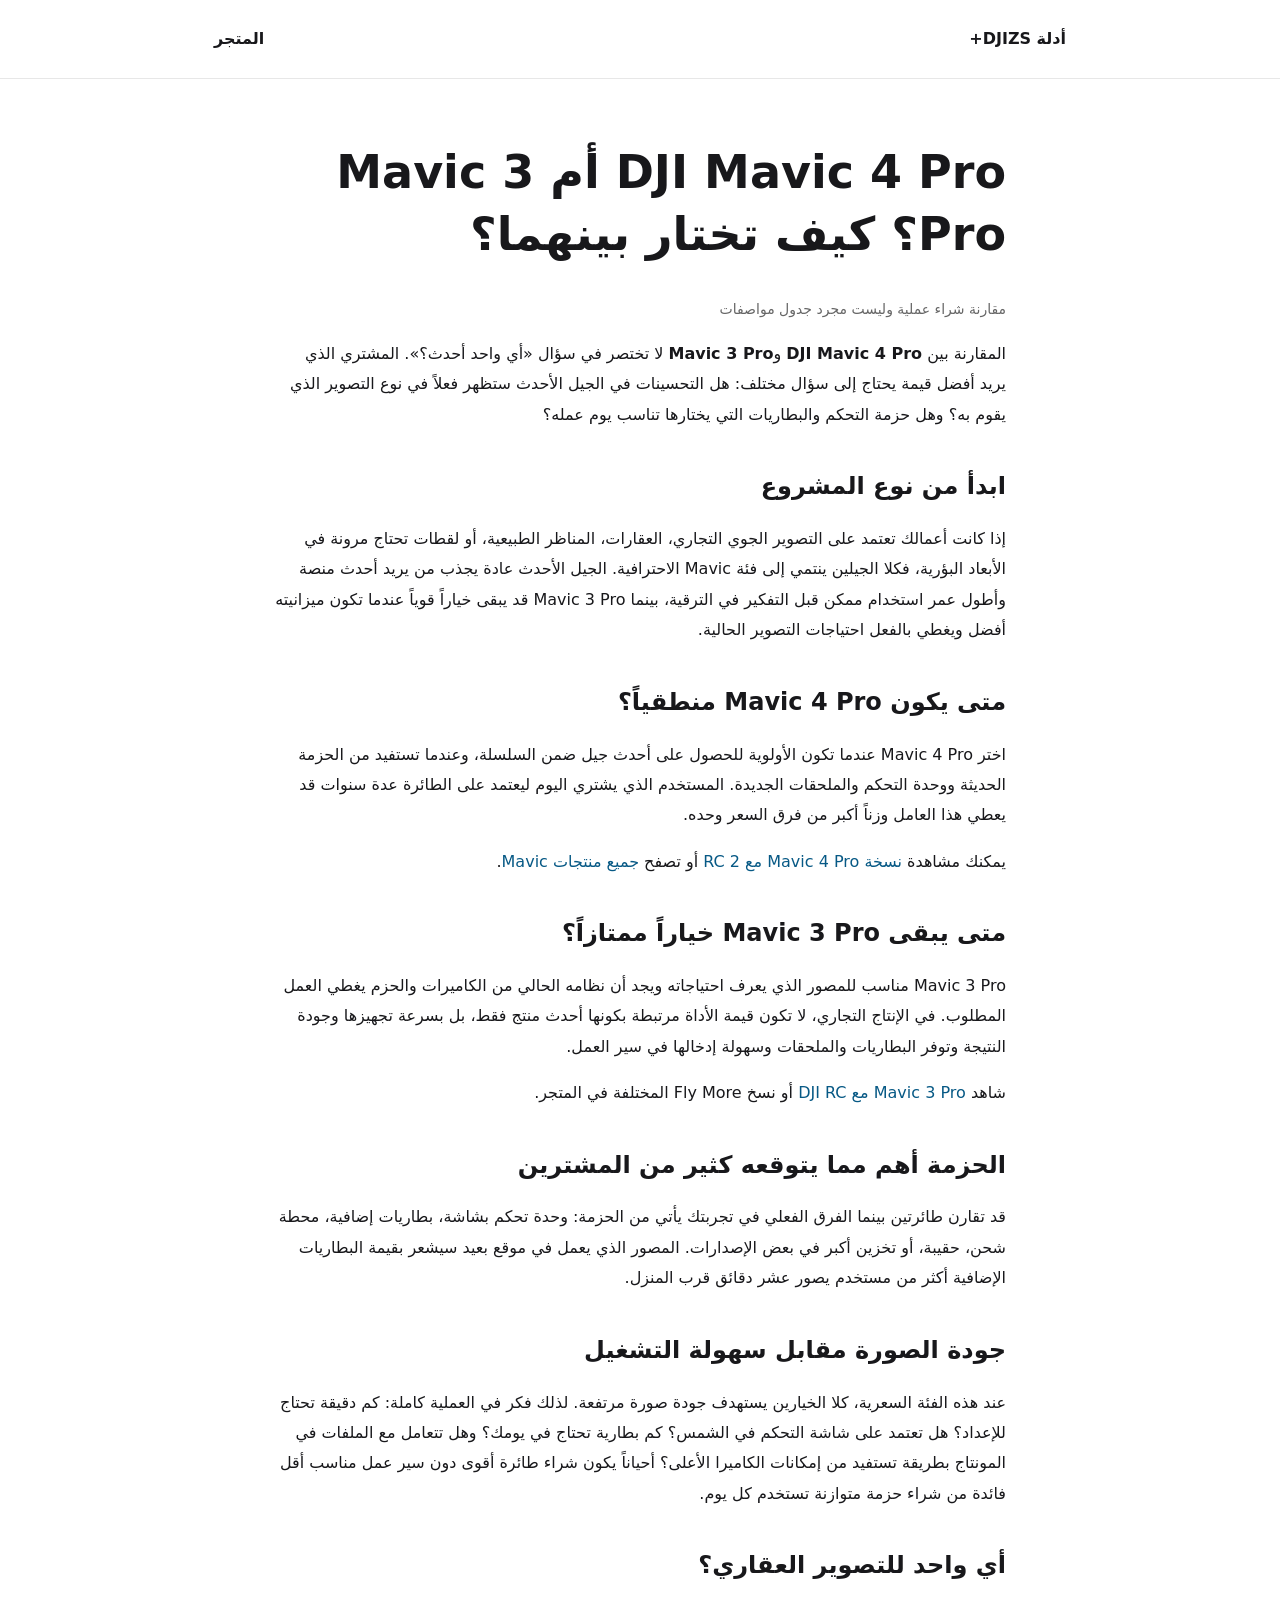
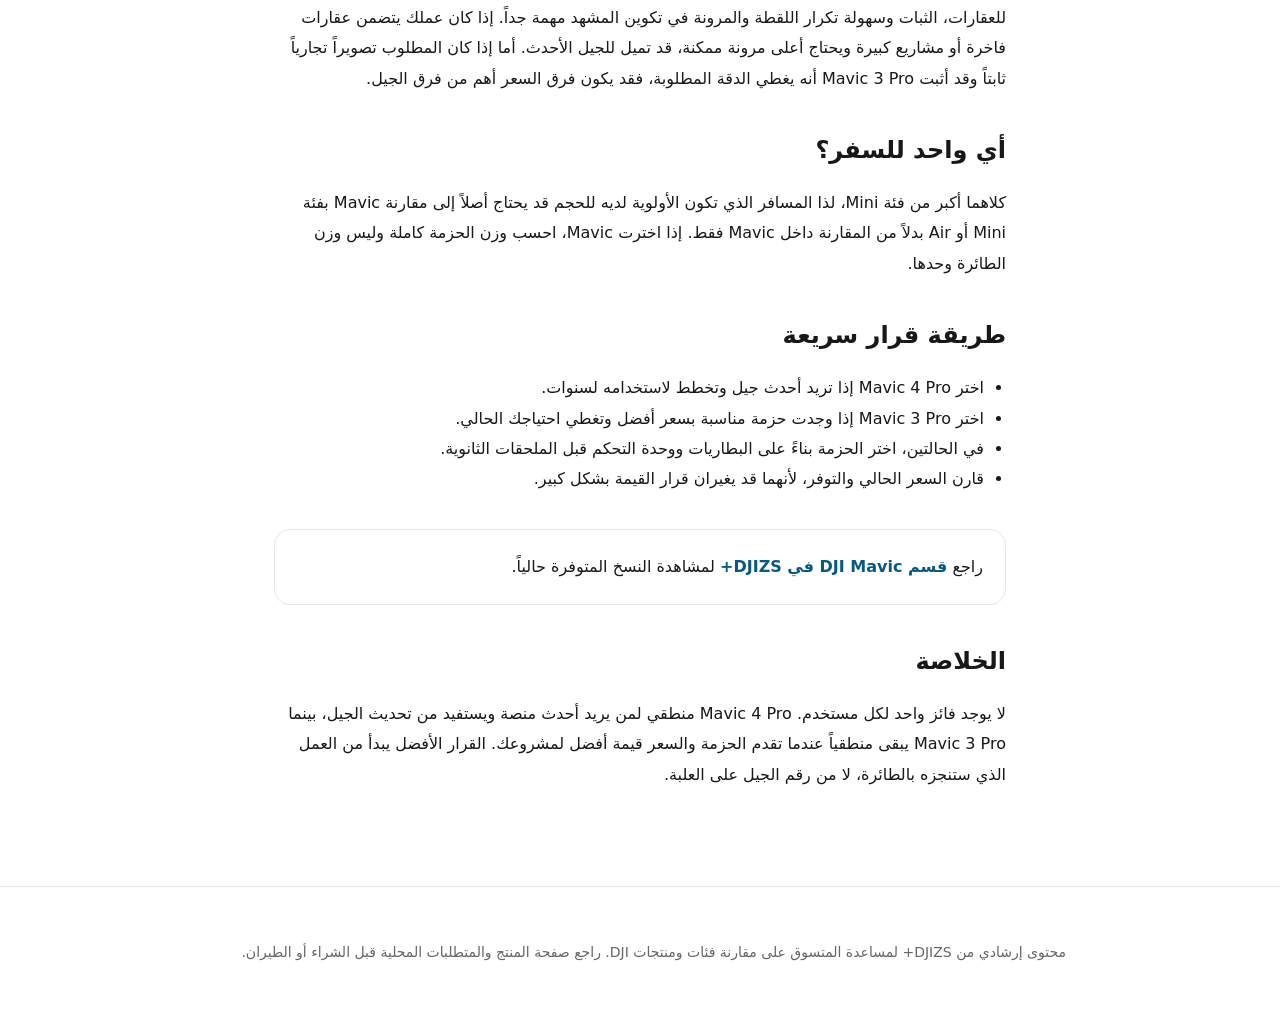
<file: guides/mavic-4-pro-vs-mavic-3-pro.html>
<!doctype html><html lang="ar" dir="rtl"><head><meta charset="utf-8"><meta name="viewport" content="width=device-width,initial-scale=1"><title>DJI Mavic 4 Pro أم Mavic 3 Pro؟ مقارنة عملية | DJIZS+</title><meta name="description" content="مقارنة عربية عملية بين DJI Mavic 4 Pro وMavic 3 Pro: لمن يناسب كل جيل، فرق الحزم ووحدة التحكم، وكيف تختار حسب التصوير والميزانية."><meta name="keywords" content="Mavic 4 Pro, Mavic 3 Pro, مقارنة مافيك 4 برو ومافيك 3 برو, DJI Mavic"><link rel="canonical" href="https://mesharishuky-netizen.github.io/djizss-guides/guides/mavic-4-pro-vs-mavic-3-pro.html"><link rel="stylesheet" href="https://mesharishuky-netizen.github.io/djizss-guides/style.css"><meta property="og:type" content="article"><meta property="og:title" content="DJI Mavic 4 Pro أم Mavic 3 Pro؟ مقارنة عملية | DJIZS+"><meta property="og:description" content="مقارنة عربية عملية بين DJI Mavic 4 Pro وMavic 3 Pro: لمن يناسب كل جيل، فرق الحزم ووحدة التحكم، وكيف تختار حسب التصوير والميزانية."><meta property="og:url" content="https://mesharishuky-netizen.github.io/djizss-guides/guides/mavic-4-pro-vs-mavic-3-pro.html"><script type="application/ld+json">{"@context":"https://schema.org","@type":"Article","headline":"DJI Mavic 4 Pro أم Mavic 3 Pro؟ مقارنة عملية | DJIZS+","description":"مقارنة عربية عملية بين DJI Mavic 4 Pro وMavic 3 Pro: لمن يناسب كل جيل، فرق الحزم ووحدة التحكم، وكيف تختار حسب التصوير والميزانية.","inLanguage":"ar-SA","mainEntityOfPage":"https://mesharishuky-netizen.github.io/djizss-guides/guides/mavic-4-pro-vs-mavic-3-pro.html","author":{"@type":"Organization","name":"DJIZS+","url":"https://djizss.com"},"publisher":{"@type":"Organization","name":"DJIZS+","url":"https://djizss.com"}}</script></head><body><header class="top"><div class="wrap brand"><a href="https://mesharishuky-netizen.github.io/djizss-guides/">أدلة DJIZS+</a><nav><a href="https://djizss.com/">المتجر</a></nav></div></header><main class="wrap article"><h1>DJI Mavic 4 Pro أم Mavic 3 Pro؟ كيف تختار بينهما؟</h1><p class="meta">مقارنة شراء عملية وليست مجرد جدول مواصفات</p>
<p>المقارنة بين <strong>DJI Mavic 4 Pro</strong> و<strong>Mavic 3 Pro</strong> لا تختصر في سؤال «أي واحد أحدث؟». المشتري الذي يريد أفضل قيمة يحتاج إلى سؤال مختلف: هل التحسينات في الجيل الأحدث ستظهر فعلاً في نوع التصوير الذي يقوم به؟ وهل حزمة التحكم والبطاريات التي يختارها تناسب يوم عمله؟</p>
<h2>ابدأ من نوع المشروع</h2><p>إذا كانت أعمالك تعتمد على التصوير الجوي التجاري، العقارات، المناظر الطبيعية، أو لقطات تحتاج مرونة في الأبعاد البؤرية، فكلا الجيلين ينتمي إلى فئة Mavic الاحترافية. الجيل الأحدث عادة يجذب من يريد أحدث منصة وأطول عمر استخدام ممكن قبل التفكير في الترقية، بينما Mavic 3 Pro قد يبقى خياراً قوياً عندما تكون ميزانيته أفضل ويغطي بالفعل احتياجات التصوير الحالية.</p>
<h2>متى يكون Mavic 4 Pro منطقياً؟</h2><p>اختر Mavic 4 Pro عندما تكون الأولوية للحصول على أحدث جيل ضمن السلسلة، وعندما تستفيد من الحزمة الحديثة ووحدة التحكم والملحقات الجديدة. المستخدم الذي يشتري اليوم ليعتمد على الطائرة عدة سنوات قد يعطي هذا العامل وزناً أكبر من فرق السعر وحده.</p>
<p>يمكنك مشاهدة <a href="https://djizss.com/?post_type=product&p=181">نسخة Mavic 4 Pro مع RC 2</a> أو تصفح <a href="https://djizss.com/product-category/dji-mavic/">جميع منتجات Mavic</a>.</p>
<h2>متى يبقى Mavic 3 Pro خياراً ممتازاً؟</h2><p>Mavic 3 Pro مناسب للمصور الذي يعرف احتياجاته ويجد أن نظامه الحالي من الكاميرات والحزم يغطي العمل المطلوب. في الإنتاج التجاري، لا تكون قيمة الأداة مرتبطة بكونها أحدث منتج فقط، بل بسرعة تجهيزها وجودة النتيجة وتوفر البطاريات والملحقات وسهولة إدخالها في سير العمل.</p>
<p>شاهد <a href="https://djizss.com/?post_type=product&p=23">Mavic 3 Pro مع DJI RC</a> أو نسخ Fly More المختلفة في المتجر.</p>
<h2>الحزمة أهم مما يتوقعه كثير من المشترين</h2><p>قد تقارن طائرتين بينما الفرق الفعلي في تجربتك يأتي من الحزمة: وحدة تحكم بشاشة، بطاريات إضافية، محطة شحن، حقيبة، أو تخزين أكبر في بعض الإصدارات. المصور الذي يعمل في موقع بعيد سيشعر بقيمة البطاريات الإضافية أكثر من مستخدم يصور عشر دقائق قرب المنزل.</p>
<h2>جودة الصورة مقابل سهولة التشغيل</h2><p>عند هذه الفئة السعرية، كلا الخيارين يستهدف جودة صورة مرتفعة. لذلك فكر في العملية كاملة: كم دقيقة تحتاج للإعداد؟ هل تعتمد على شاشة التحكم في الشمس؟ كم بطارية تحتاج في يومك؟ وهل تتعامل مع الملفات في المونتاج بطريقة تستفيد من إمكانات الكاميرا الأعلى؟ أحياناً يكون شراء طائرة أقوى دون سير عمل مناسب أقل فائدة من شراء حزمة متوازنة تستخدم كل يوم.</p>
<h2>أي واحد للتصوير العقاري؟</h2><p>للعقارات، الثبات وسهولة تكرار اللقطة والمرونة في تكوين المشهد مهمة جداً. إذا كان عملك يتضمن عقارات فاخرة أو مشاريع كبيرة ويحتاج أعلى مرونة ممكنة، قد تميل للجيل الأحدث. أما إذا كان المطلوب تصويراً تجارياً ثابتاً وقد أثبت Mavic 3 Pro أنه يغطي الدقة المطلوبة، فقد يكون فرق السعر أهم من فرق الجيل.</p>
<h2>أي واحد للسفر؟</h2><p>كلاهما أكبر من فئة Mini، لذا المسافر الذي تكون الأولوية لديه للحجم قد يحتاج أصلاً إلى مقارنة Mavic بفئة Mini أو Air بدلاً من المقارنة داخل Mavic فقط. إذا اخترت Mavic، احسب وزن الحزمة كاملة وليس وزن الطائرة وحدها.</p>
<h2>طريقة قرار سريعة</h2><ul><li>اختر Mavic 4 Pro إذا تريد أحدث جيل وتخطط لاستخدامه لسنوات.</li><li>اختر Mavic 3 Pro إذا وجدت حزمة مناسبة بسعر أفضل وتغطي احتياجك الحالي.</li><li>في الحالتين، اختر الحزمة بناءً على البطاريات ووحدة التحكم قبل الملحقات الثانوية.</li><li>قارن السعر الحالي والتوفر، لأنهما قد يغيران قرار القيمة بشكل كبير.</li></ul>
<div class="cta">راجع <a href="https://djizss.com/product-category/dji-mavic/">قسم DJI Mavic في DJIZS+</a> لمشاهدة النسخ المتوفرة حالياً.</div>
<h2>الخلاصة</h2><p>لا يوجد فائز واحد لكل مستخدم. Mavic 4 Pro منطقي لمن يريد أحدث منصة ويستفيد من تحديث الجيل، بينما Mavic 3 Pro يبقى منطقياً عندما تقدم الحزمة والسعر قيمة أفضل لمشروعك. القرار الأفضل يبدأ من العمل الذي ستنجزه بالطائرة، لا من رقم الجيل على العلبة.</p></main><footer><div class="wrap">محتوى إرشادي من DJIZS+ لمساعدة المتسوق على مقارنة فئات ومنتجات DJI. راجع صفحة المنتج والمتطلبات المحلية قبل الشراء أو الطيران.</div></footer></body></html>
</file>
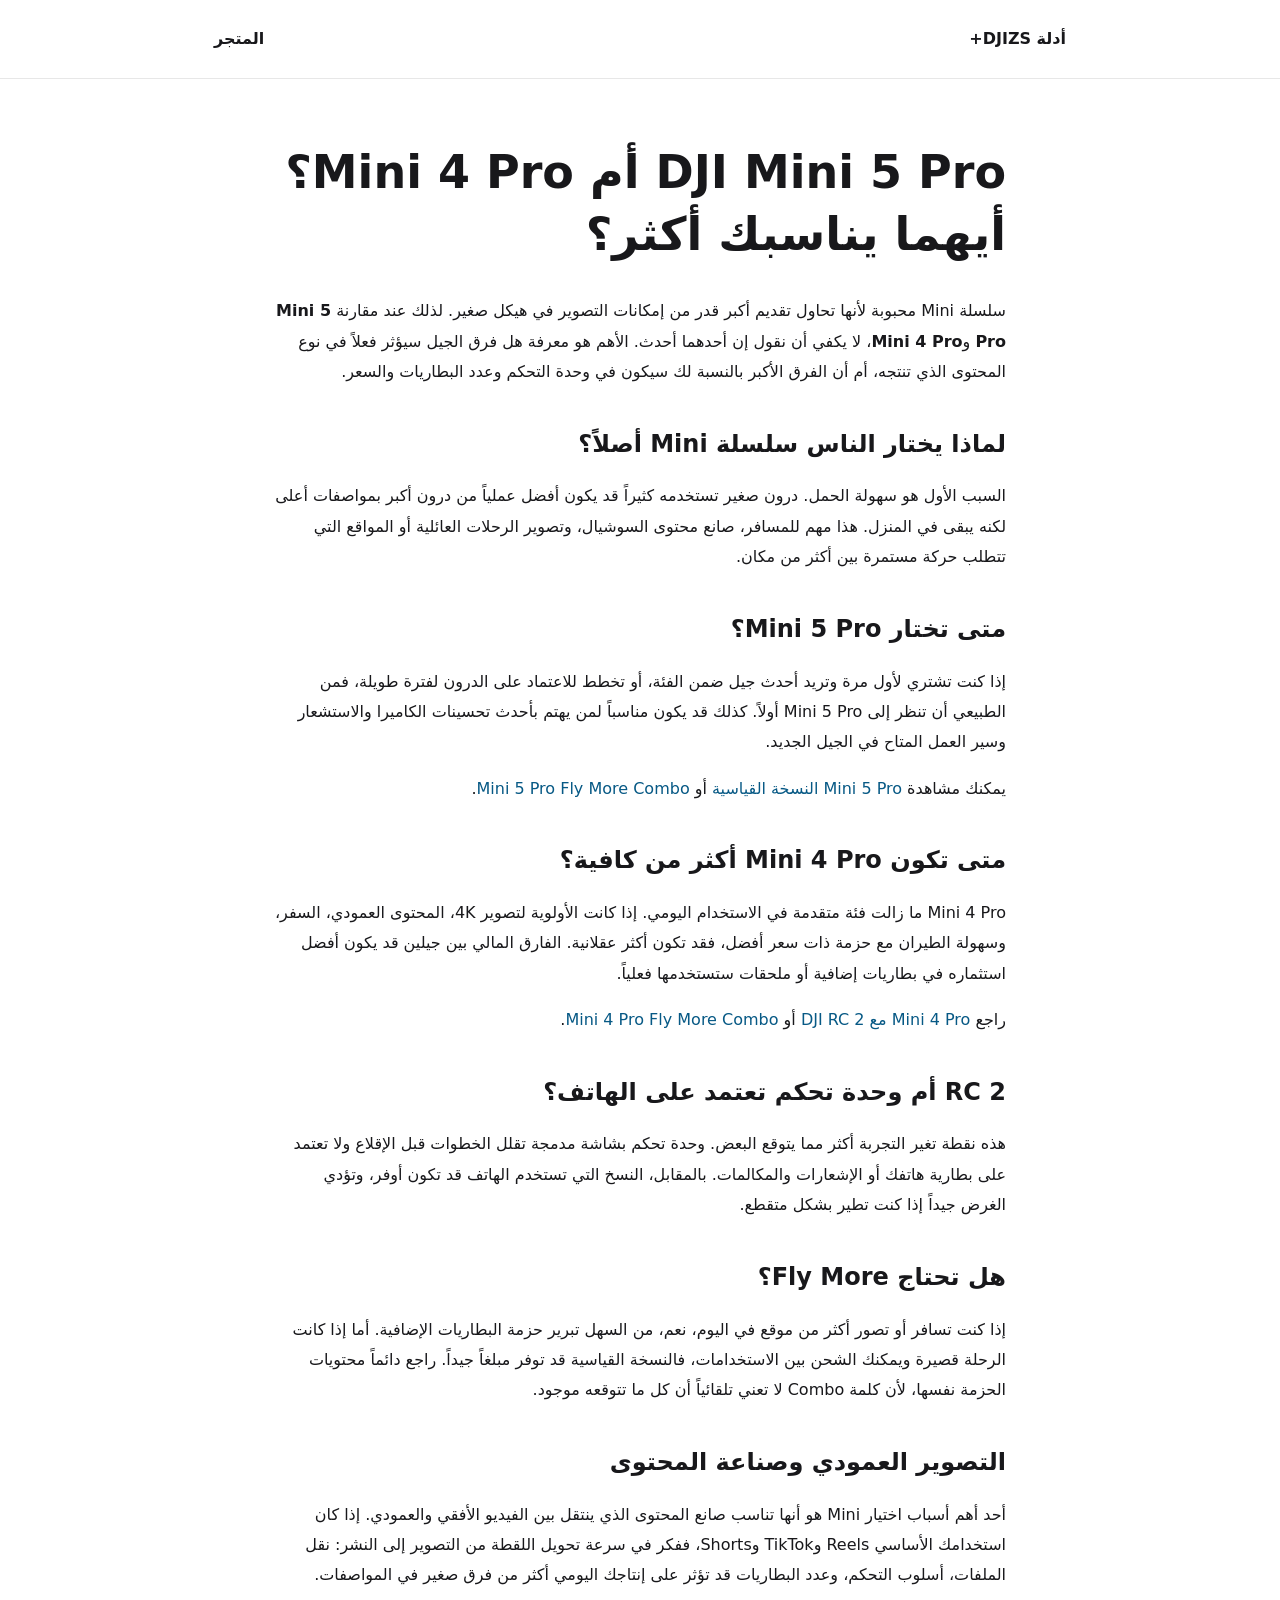
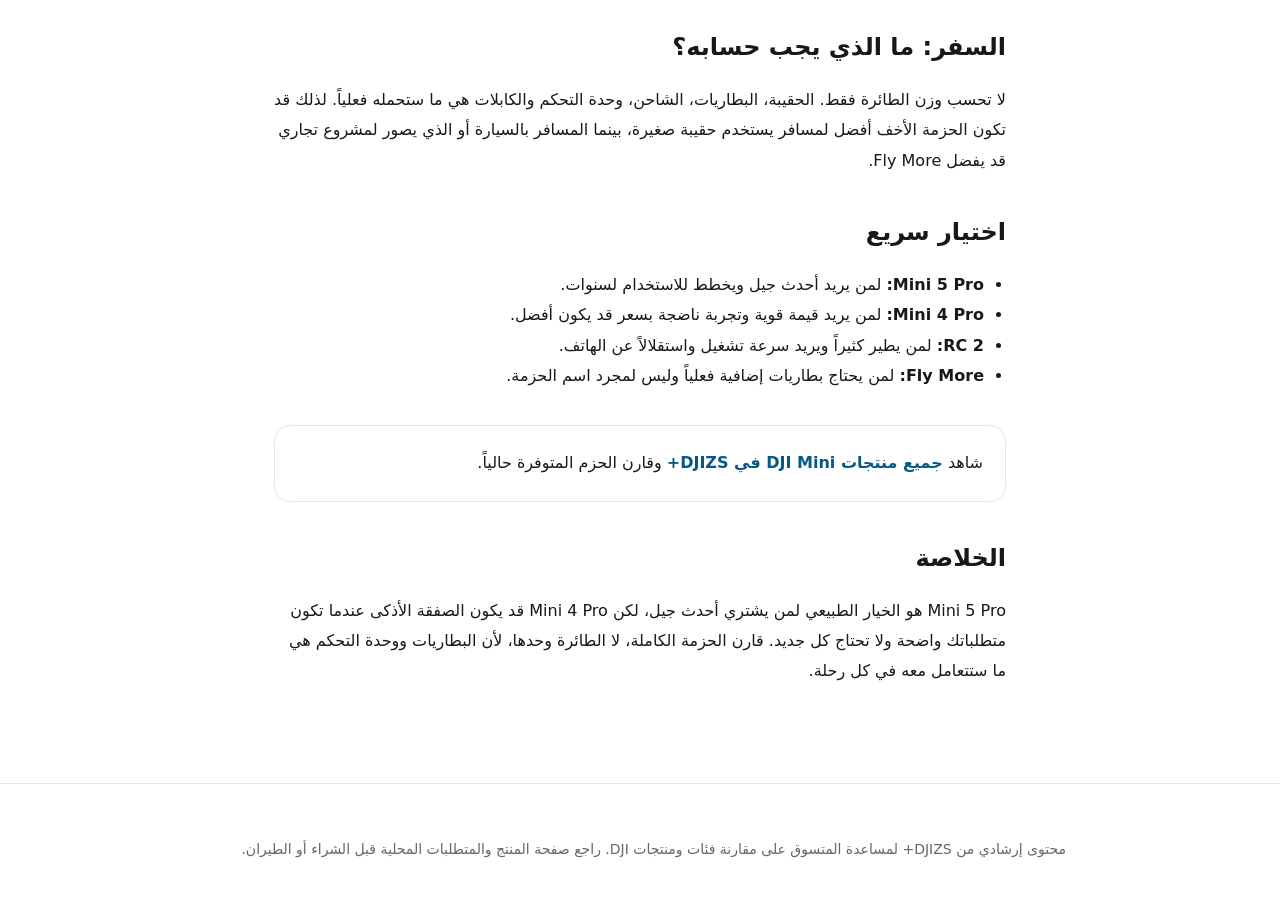
<file: guides/mini-5-pro-vs-mini-4-pro.html>
<!doctype html><html lang="ar" dir="rtl"><head><meta charset="utf-8"><meta name="viewport" content="width=device-width,initial-scale=1"><title>DJI Mini 5 Pro أم Mini 4 Pro؟ دليل المقارنة | DJIZS+</title><meta name="description" content="مقارنة بين DJI Mini 5 Pro وMini 4 Pro للمسافر وصانع المحتوى، مع شرح الحزم ووحدة التحكم ومتى تستحق الترقية."><meta name="keywords" content="DJI Mini 5 Pro, DJI Mini 4 Pro, مقارنة ميني 5 برو ميني 4 برو, درون صغير"><link rel="canonical" href="https://mesharishuky-netizen.github.io/djizss-guides/guides/mini-5-pro-vs-mini-4-pro.html"><link rel="stylesheet" href="https://mesharishuky-netizen.github.io/djizss-guides/style.css"><meta property="og:type" content="article"><meta property="og:title" content="DJI Mini 5 Pro أم Mini 4 Pro؟ دليل المقارنة | DJIZS+"><meta property="og:description" content="مقارنة بين DJI Mini 5 Pro وMini 4 Pro للمسافر وصانع المحتوى، مع شرح الحزم ووحدة التحكم ومتى تستحق الترقية."><meta property="og:url" content="https://mesharishuky-netizen.github.io/djizss-guides/guides/mini-5-pro-vs-mini-4-pro.html"><script type="application/ld+json">{"@context":"https://schema.org","@type":"Article","headline":"DJI Mini 5 Pro أم Mini 4 Pro؟ دليل المقارنة | DJIZS+","description":"مقارنة بين DJI Mini 5 Pro وMini 4 Pro للمسافر وصانع المحتوى، مع شرح الحزم ووحدة التحكم ومتى تستحق الترقية.","inLanguage":"ar-SA","mainEntityOfPage":"https://mesharishuky-netizen.github.io/djizss-guides/guides/mini-5-pro-vs-mini-4-pro.html","author":{"@type":"Organization","name":"DJIZS+","url":"https://djizss.com"},"publisher":{"@type":"Organization","name":"DJIZS+","url":"https://djizss.com"}}</script></head><body><header class="top"><div class="wrap brand"><a href="https://mesharishuky-netizen.github.io/djizss-guides/">أدلة DJIZS+</a><nav><a href="https://djizss.com/">المتجر</a></nav></div></header><main class="wrap article"><h1>DJI Mini 5 Pro أم Mini 4 Pro؟ أيهما يناسبك أكثر؟</h1>
<p>سلسلة Mini محبوبة لأنها تحاول تقديم أكبر قدر من إمكانات التصوير في هيكل صغير. لذلك عند مقارنة <strong>Mini 5 Pro</strong> و<strong>Mini 4 Pro</strong>، لا يكفي أن نقول إن أحدهما أحدث. الأهم هو معرفة هل فرق الجيل سيؤثر فعلاً في نوع المحتوى الذي تنتجه، أم أن الفرق الأكبر بالنسبة لك سيكون في وحدة التحكم وعدد البطاريات والسعر.</p>
<h2>لماذا يختار الناس سلسلة Mini أصلاً؟</h2><p>السبب الأول هو سهولة الحمل. درون صغير تستخدمه كثيراً قد يكون أفضل عملياً من درون أكبر بمواصفات أعلى لكنه يبقى في المنزل. هذا مهم للمسافر، صانع محتوى السوشيال، وتصوير الرحلات العائلية أو المواقع التي تتطلب حركة مستمرة بين أكثر من مكان.</p>
<h2>متى تختار Mini 5 Pro؟</h2><p>إذا كنت تشتري لأول مرة وتريد أحدث جيل ضمن الفئة، أو تخطط للاعتماد على الدرون لفترة طويلة، فمن الطبيعي أن تنظر إلى Mini 5 Pro أولاً. كذلك قد يكون مناسباً لمن يهتم بأحدث تحسينات الكاميرا والاستشعار وسير العمل المتاح في الجيل الجديد.</p>
<p>يمكنك مشاهدة <a href="https://djizss.com/?post_type=product&p=147">Mini 5 Pro النسخة القياسية</a> أو <a href="https://djizss.com/?post_type=product&p=167">Mini 5 Pro Fly More Combo</a>.</p>
<h2>متى تكون Mini 4 Pro أكثر من كافية؟</h2><p>Mini 4 Pro ما زالت فئة متقدمة في الاستخدام اليومي. إذا كانت الأولوية لتصوير 4K، المحتوى العمودي، السفر، وسهولة الطيران مع حزمة ذات سعر أفضل، فقد تكون أكثر عقلانية. الفارق المالي بين جيلين قد يكون أفضل استثماره في بطاريات إضافية أو ملحقات ستستخدمها فعلياً.</p>
<p>راجع <a href="https://djizss.com/?post_type=product&p=88">Mini 4 Pro مع DJI RC 2</a> أو <a href="https://djizss.com/?post_type=product&p=122">Mini 4 Pro Fly More Combo</a>.</p>
<h2>RC 2 أم وحدة تحكم تعتمد على الهاتف؟</h2><p>هذه نقطة تغير التجربة أكثر مما يتوقع البعض. وحدة تحكم بشاشة مدمجة تقلل الخطوات قبل الإقلاع ولا تعتمد على بطارية هاتفك أو الإشعارات والمكالمات. بالمقابل، النسخ التي تستخدم الهاتف قد تكون أوفر، وتؤدي الغرض جيداً إذا كنت تطير بشكل متقطع.</p>
<h2>هل تحتاج Fly More؟</h2><p>إذا كنت تسافر أو تصور أكثر من موقع في اليوم، نعم، من السهل تبرير حزمة البطاريات الإضافية. أما إذا كانت الرحلة قصيرة ويمكنك الشحن بين الاستخدامات، فالنسخة القياسية قد توفر مبلغاً جيداً. راجع دائماً محتويات الحزمة نفسها، لأن كلمة Combo لا تعني تلقائياً أن كل ما تتوقعه موجود.</p>
<h2>التصوير العمودي وصناعة المحتوى</h2><p>أحد أهم أسباب اختيار Mini هو أنها تناسب صانع المحتوى الذي ينتقل بين الفيديو الأفقي والعمودي. إذا كان استخدامك الأساسي Reels وTikTok وShorts، ففكر في سرعة تحويل اللقطة من التصوير إلى النشر: نقل الملفات، أسلوب التحكم، وعدد البطاريات قد تؤثر على إنتاجك اليومي أكثر من فرق صغير في المواصفات.</p>
<h2>السفر: ما الذي يجب حسابه؟</h2><p>لا تحسب وزن الطائرة فقط. الحقيبة، البطاريات، الشاحن، وحدة التحكم والكابلات هي ما ستحمله فعلياً. لذلك قد تكون الحزمة الأخف أفضل لمسافر يستخدم حقيبة صغيرة، بينما المسافر بالسيارة أو الذي يصور لمشروع تجاري قد يفضل Fly More.</p>
<h2>اختيار سريع</h2><ul><li><strong>Mini 5 Pro:</strong> لمن يريد أحدث جيل ويخطط للاستخدام لسنوات.</li><li><strong>Mini 4 Pro:</strong> لمن يريد قيمة قوية وتجربة ناضجة بسعر قد يكون أفضل.</li><li><strong>RC 2:</strong> لمن يطير كثيراً ويريد سرعة تشغيل واستقلالاً عن الهاتف.</li><li><strong>Fly More:</strong> لمن يحتاج بطاريات إضافية فعلياً وليس لمجرد اسم الحزمة.</li></ul>
<div class="cta">شاهد <a href="https://djizss.com/product-category/dji-mini/">جميع منتجات DJI Mini في DJIZS+</a> وقارن الحزم المتوفرة حالياً.</div>
<h2>الخلاصة</h2><p>Mini 5 Pro هو الخيار الطبيعي لمن يشتري أحدث جيل، لكن Mini 4 Pro قد يكون الصفقة الأذكى عندما تكون متطلباتك واضحة ولا تحتاج كل جديد. قارن الحزمة الكاملة، لا الطائرة وحدها، لأن البطاريات ووحدة التحكم هي ما ستتعامل معه في كل رحلة.</p></main><footer><div class="wrap">محتوى إرشادي من DJIZS+ لمساعدة المتسوق على مقارنة فئات ومنتجات DJI. راجع صفحة المنتج والمتطلبات المحلية قبل الشراء أو الطيران.</div></footer></body></html>
</file>
